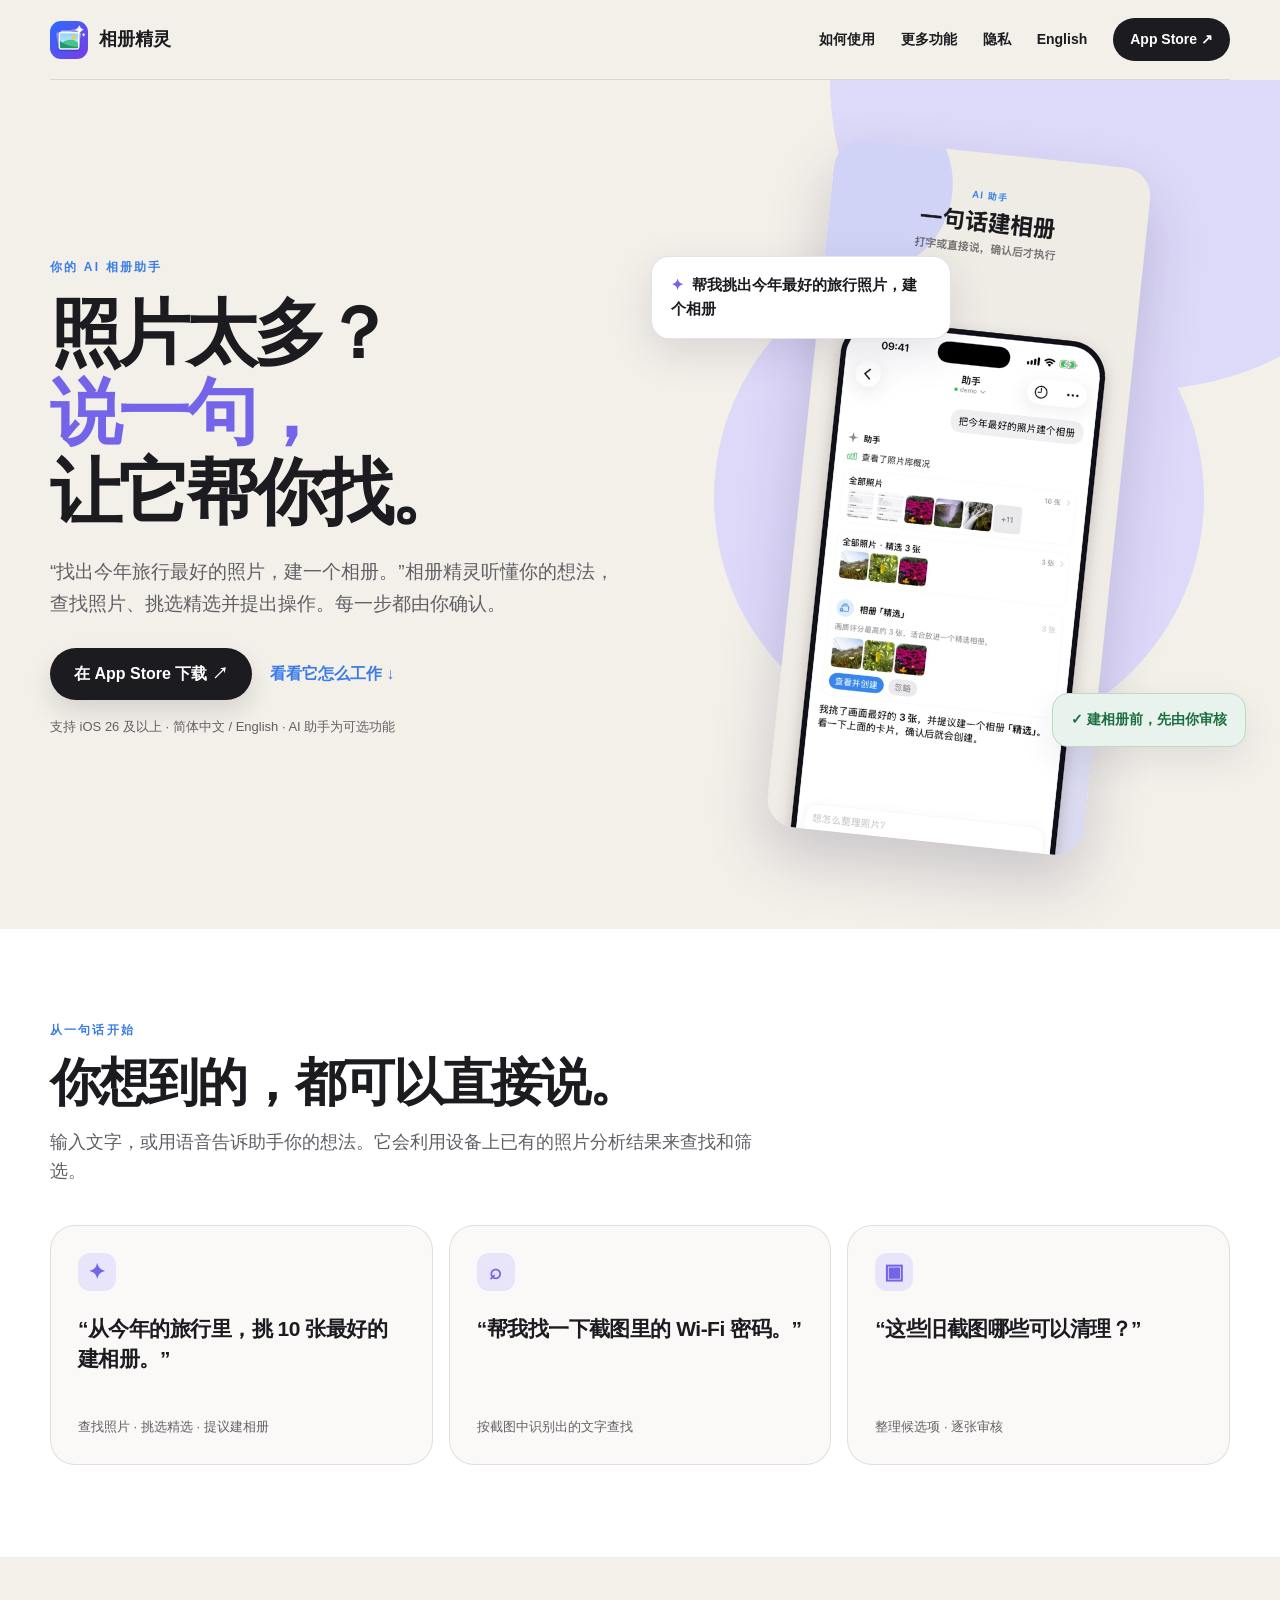
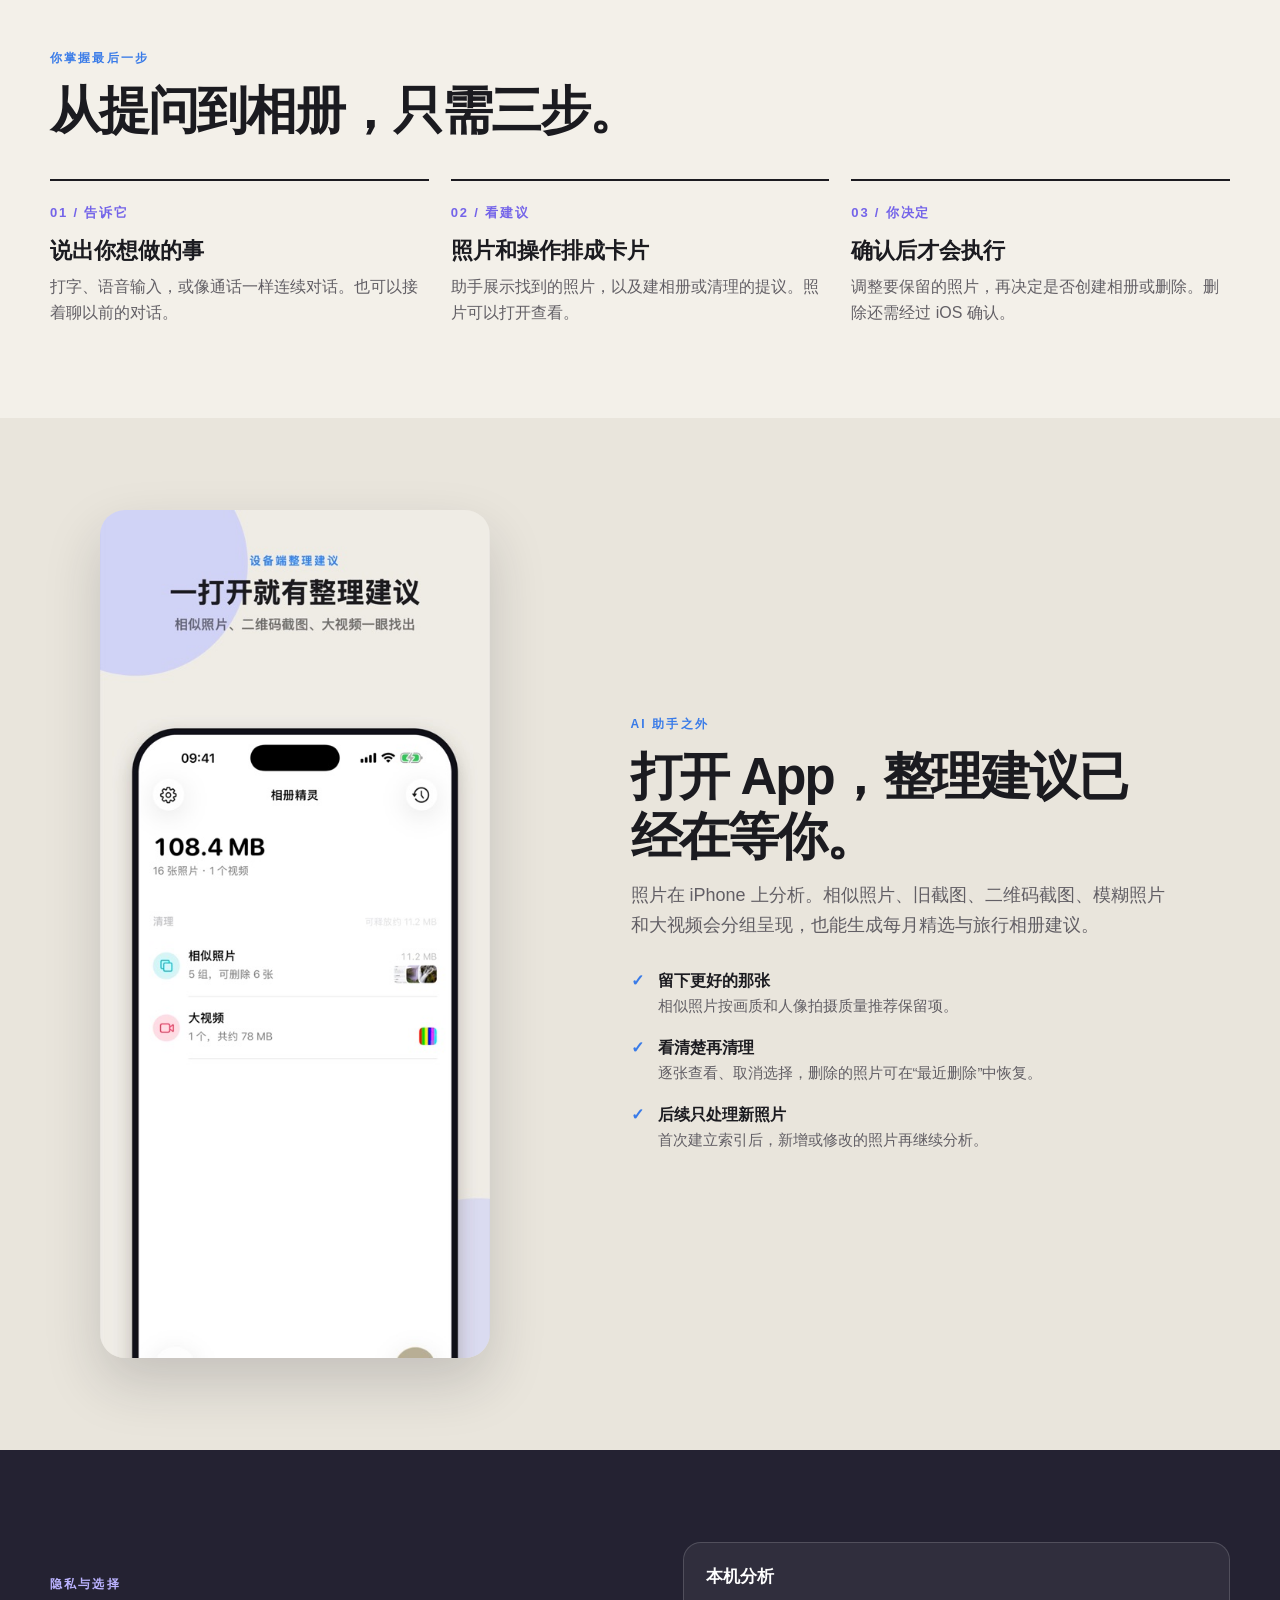
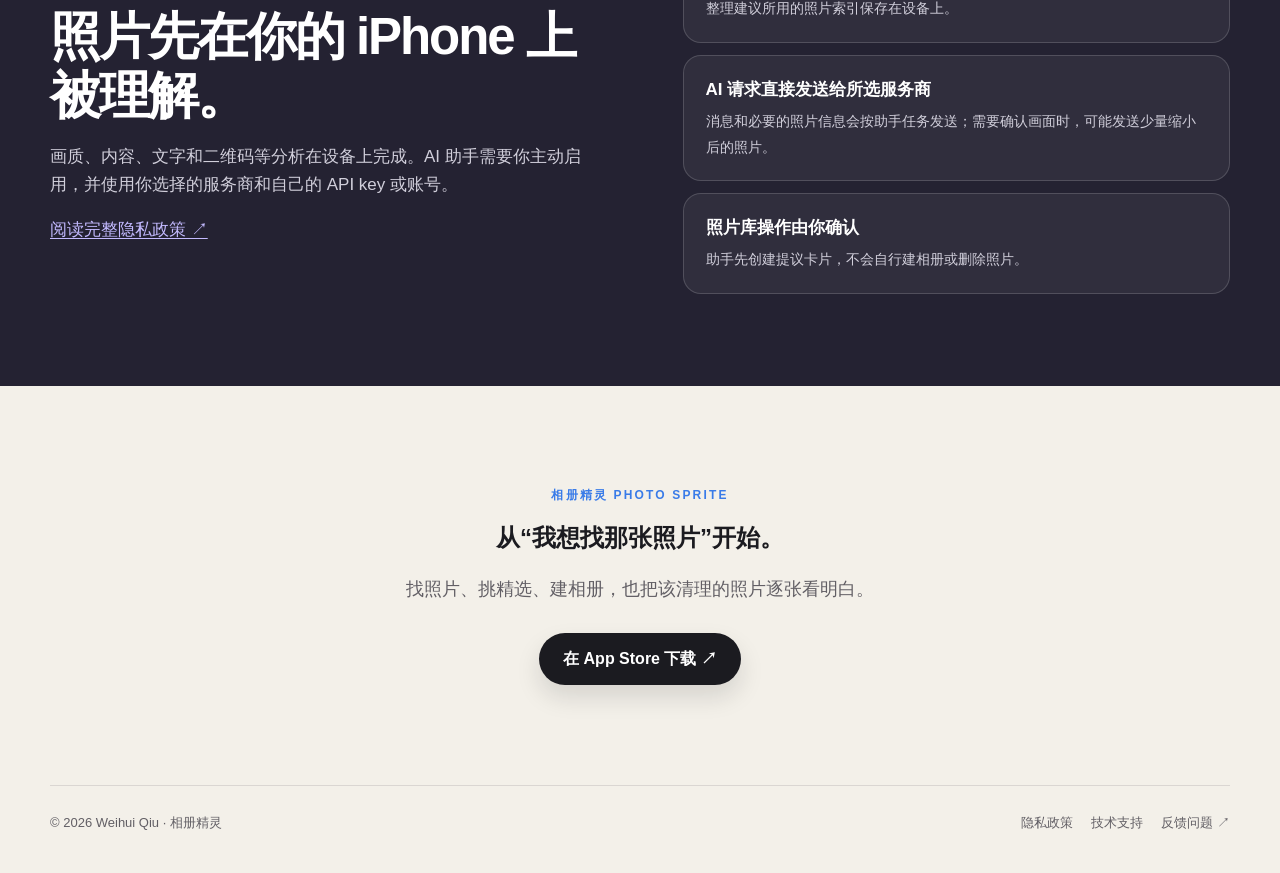
<file: index.html>
<!doctype html>
<html lang="zh-Hans">
<head>
<meta charset="utf-8"><meta name="viewport" content="width=device-width, initial-scale=1">
<title>相册精灵 · 用 AI 一句话整理 iPhone 照片</title>
<meta name="description" content="告诉 AI 助手你想找什么照片、想建什么相册。相册精灵先在 iPhone 上分析照片，再将建议交给你逐张确认。">
<link rel="canonical" href="https://qiwihui.github.io/PhotoSprite/"><link rel="alternate" hreflang="en" href="https://qiwihui.github.io/PhotoSprite/en/"><link rel="alternate" hreflang="zh-Hans" href="https://qiwihui.github.io/PhotoSprite/">
<link rel="icon" href="assets/favicon.png"><link rel="apple-touch-icon" href="assets/icon.png"><link rel="stylesheet" href="assets/site.css">
<meta property="og:type" content="website"><meta property="og:title" content="相册精灵 · 用 AI 一句话整理 iPhone 照片"><meta property="og:description" content="找照片、挑精选、建相册。AI 提议，你来确认。"><meta property="og:image" content="https://qiwihui.github.io/PhotoSprite/assets/zh-Hans-3.jpg">
</head>
<body>
<header class="topbar shell"><a class="brand" href="./"><img src="assets/icon.png" alt="">相册精灵</a><nav class="navlinks" aria-label="主导航"><a href="#how">如何使用</a><a href="#features">更多功能</a><a href="privacy.html">隐私</a><a href="en/" lang="en">English</a><a class="nav-download" href="https://apps.apple.com/us/app/photo-sprite/id6821415986">App Store ↗</a></nav></header>
<main>
<section class="hero"><div class="shell hero-grid"><div class="hero-copy"><div class="eyebrow">你的 AI 相册助手</div><h1>照片太多？<br><em>说一句，</em><br>让它帮你找。</h1><p class="hero-lead">“找出今年旅行最好的照片，建一个相册。”相册精灵听懂你的想法，查找照片、挑选精选并提出操作。每一步都由你确认。</p><div class="actions"><a class="button" href="https://apps.apple.com/us/app/photo-sprite/id6821415986">在 App Store 下载 ↗</a><a class="text-link" href="#how">看看它怎么工作 ↓</a></div><p class="fine">支持 iOS 26 及以上 · 简体中文 / English · AI 助手为可选功能</p></div><div class="hero-art"><div class="halo"></div><div class="prompt">帮我挑出今年最好的旅行照片，建个相册</div><img class="hero-shot" src="assets/zh-Hans-3.jpg" alt="AI 助手提出精选照片相册，等待用户审核" width="1320" height="2868"><div class="confirm">✓ 建相册前，先由你审核</div></div></div></section>
<section class="section examples" aria-labelledby="ideas"><div class="shell"><div class="section-head"><div class="eyebrow">从一句话开始</div><h2 id="ideas">你想到的，都可以直接说。</h2><p>输入文字，或用语音告诉助手你的想法。它会利用设备上已有的照片分析结果来查找和筛选。</p></div><div class="example-grid"><div class="example"><div class="mark">✦</div><blockquote>“从今年的旅行里，挑 10 张最好的建相册。”</blockquote><span>查找照片 · 挑选精选 · 提议建相册</span></div><div class="example"><div class="mark">⌕</div><blockquote>“帮我找一下截图里的 Wi-Fi 密码。”</blockquote><span>按截图中识别出的文字查找</span></div><div class="example"><div class="mark">▣</div><blockquote>“这些旧截图哪些可以清理？”</blockquote><span>整理候选项 · 逐张审核</span></div></div></div></section>
<section id="how" class="section" aria-labelledby="how-title"><div class="shell"><div class="section-head"><div class="eyebrow">你掌握最后一步</div><h2 id="how-title">从提问到相册，只需三步。</h2></div><div class="flow"><div class="flow-step"><span class="num">01 / 告诉它</span><h3>说出你想做的事</h3><p>打字、语音输入，或像通话一样连续对话。也可以接着聊以前的对话。</p></div><div class="flow-step"><span class="num">02 / 看建议</span><h3>照片和操作排成卡片</h3><p>助手展示找到的照片，以及建相册或清理的提议。照片可以打开查看。</p></div><div class="flow-step"><span class="num">03 / 你决定</span><h3>确认后才会执行</h3><p>调整要保留的照片，再决定是否创建相册或删除。删除还需经过 iOS 确认。</p></div></div></div></section>
<section id="features" class="section showcase"><div class="shell showcase-grid"><img class="showcase-image" src="assets/zh-Hans-1.jpg" alt="相册精灵首页显示设备端整理建议" loading="lazy" width="1320" height="2868"><div class="section-copy"><div class="eyebrow">AI 助手之外</div><h2>打开 App，整理建议已经在等你。</h2><p>照片在 iPhone 上分析。相似照片、旧截图、二维码截图、模糊照片和大视频会分组呈现，也能生成每月精选与旅行相册建议。</p><ul class="points"><li><strong>留下更好的那张</strong><small>相似照片按画质和人像拍摄质量推荐保留项。</small></li><li><strong>看清楚再清理</strong><small>逐张查看、取消选择，删除的照片可在“最近删除”中恢复。</small></li><li><strong>后续只处理新照片</strong><small>首次建立索引后，新增或修改的照片再继续分析。</small></li></ul></div></div></section>
<section class="section trust"><div class="shell trust-grid"><div><div class="eyebrow">隐私与选择</div><h2>照片先在你的 iPhone 上被理解。</h2><p>画质、内容、文字和二维码等分析在设备上完成。AI 助手需要你主动启用，并使用你选择的服务商和自己的 API key 或账号。</p><p><a href="privacy.html">阅读完整隐私政策 ↗</a></p></div><div class="trust-list"><div class="trust-item"><strong>本机分析</strong><span>整理建议所用的照片索引保存在设备上。</span></div><div class="trust-item"><strong>AI 请求直接发送给所选服务商</strong><span>消息和必要的照片信息会按助手任务发送；需要确认画面时，可能发送少量缩小后的照片。</span></div><div class="trust-item"><strong>照片库操作由你确认</strong><span>助手先创建提议卡片，不会自行建相册或删除照片。</span></div></div></div></section>
<section class="final shell"><div class="eyebrow">相册精灵 Photo Sprite</div><h2>从“我想找那张照片”开始。</h2><p>找照片、挑精选、建相册，也把该清理的照片逐张看明白。</p><a class="button" href="https://apps.apple.com/us/app/photo-sprite/id6821415986">在 App Store 下载 ↗</a></section>
</main>
<footer class="footer shell"><span>© 2026 Weihui Qiu · 相册精灵</span><div class="footer-links"><a href="privacy.html">隐私政策</a><a href="support.html">技术支持</a><a href="https://github.com/qiwihui/PhotoSprite/issues">反馈问题 ↗</a></div></footer>
</body>
</html>
</file>
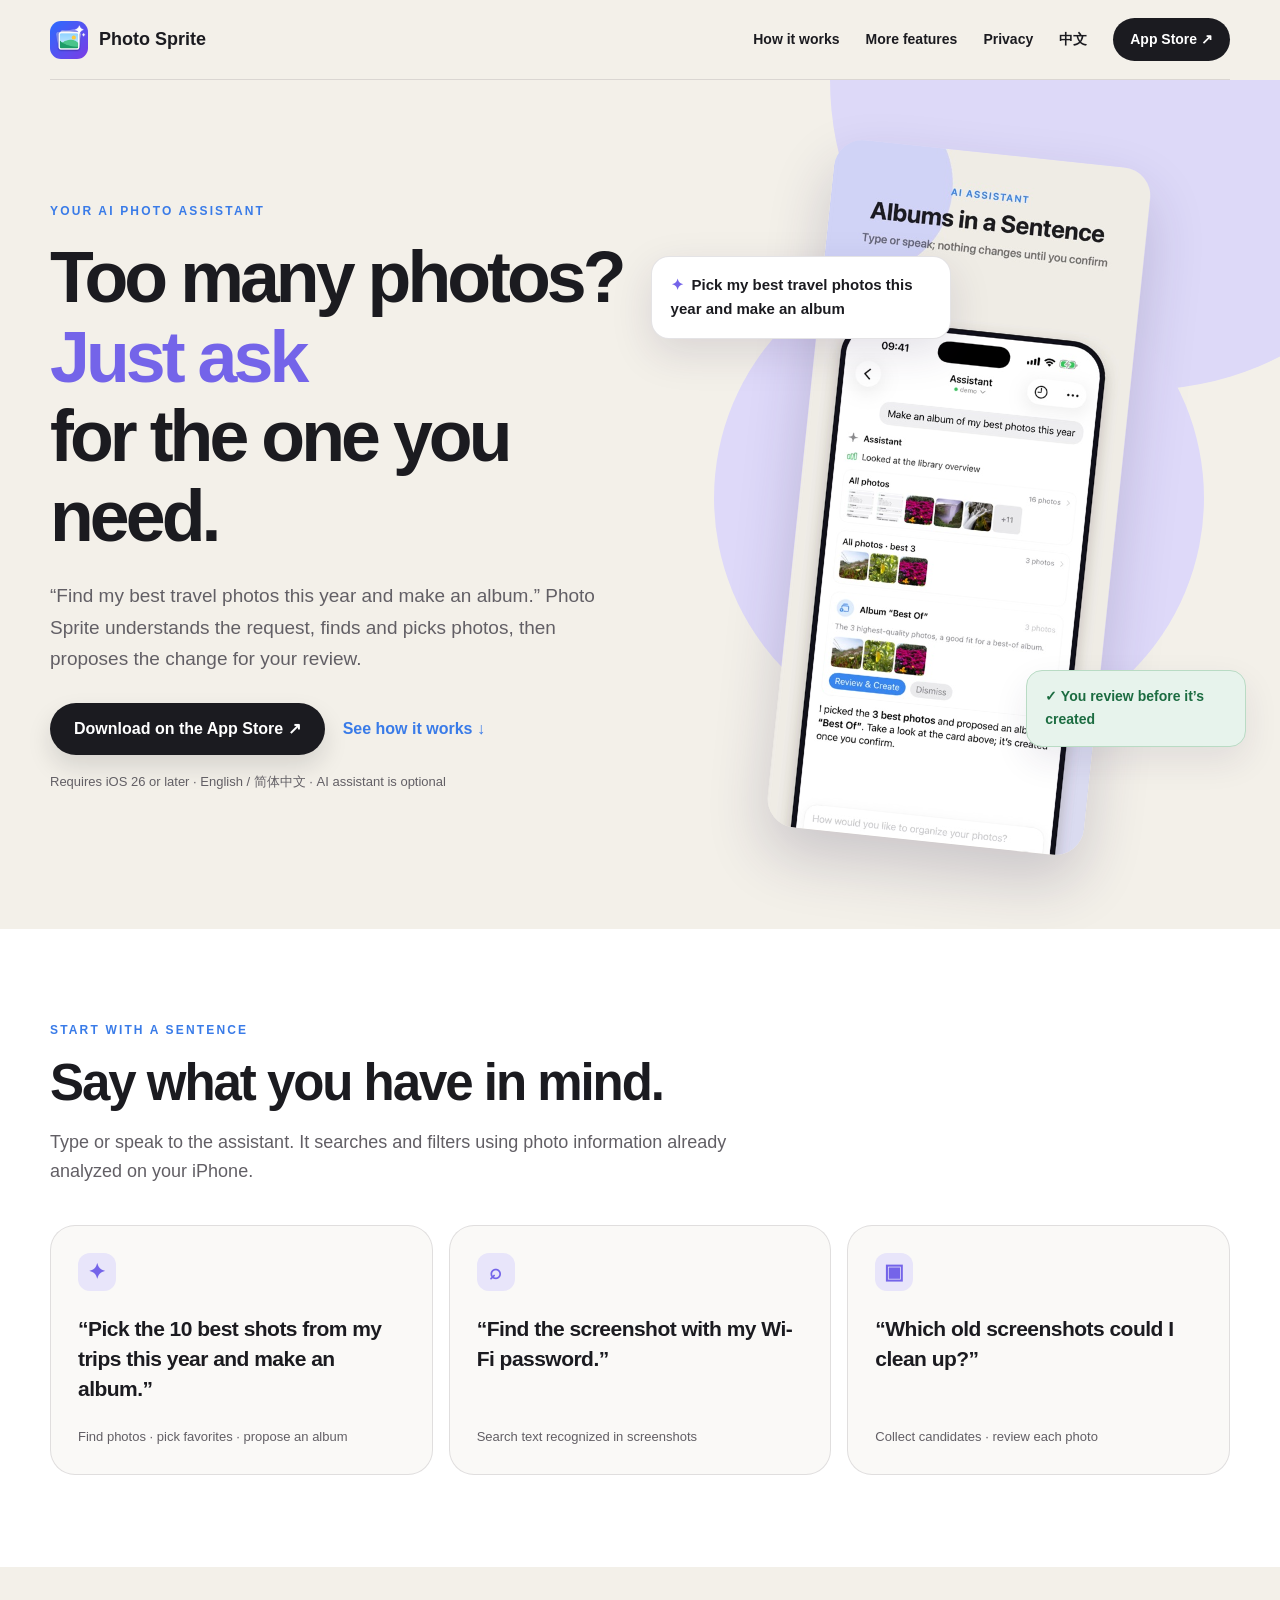
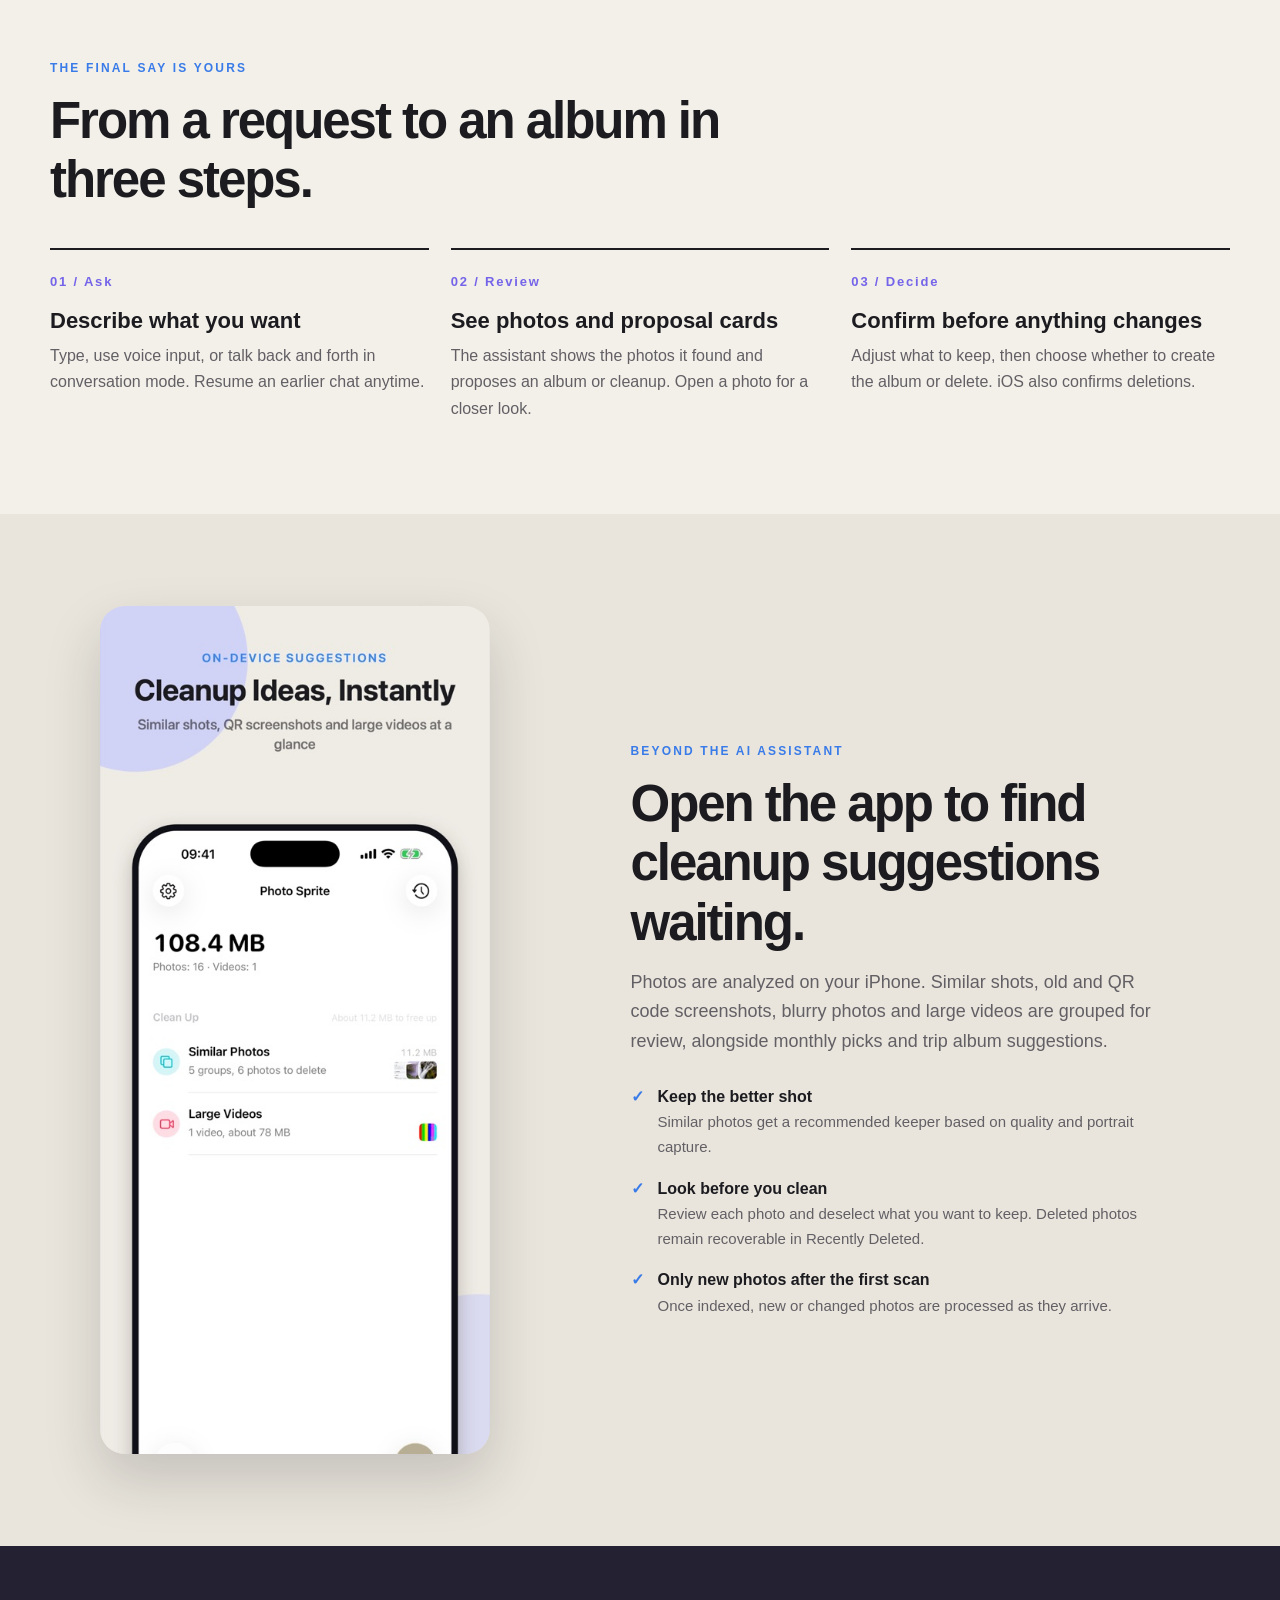
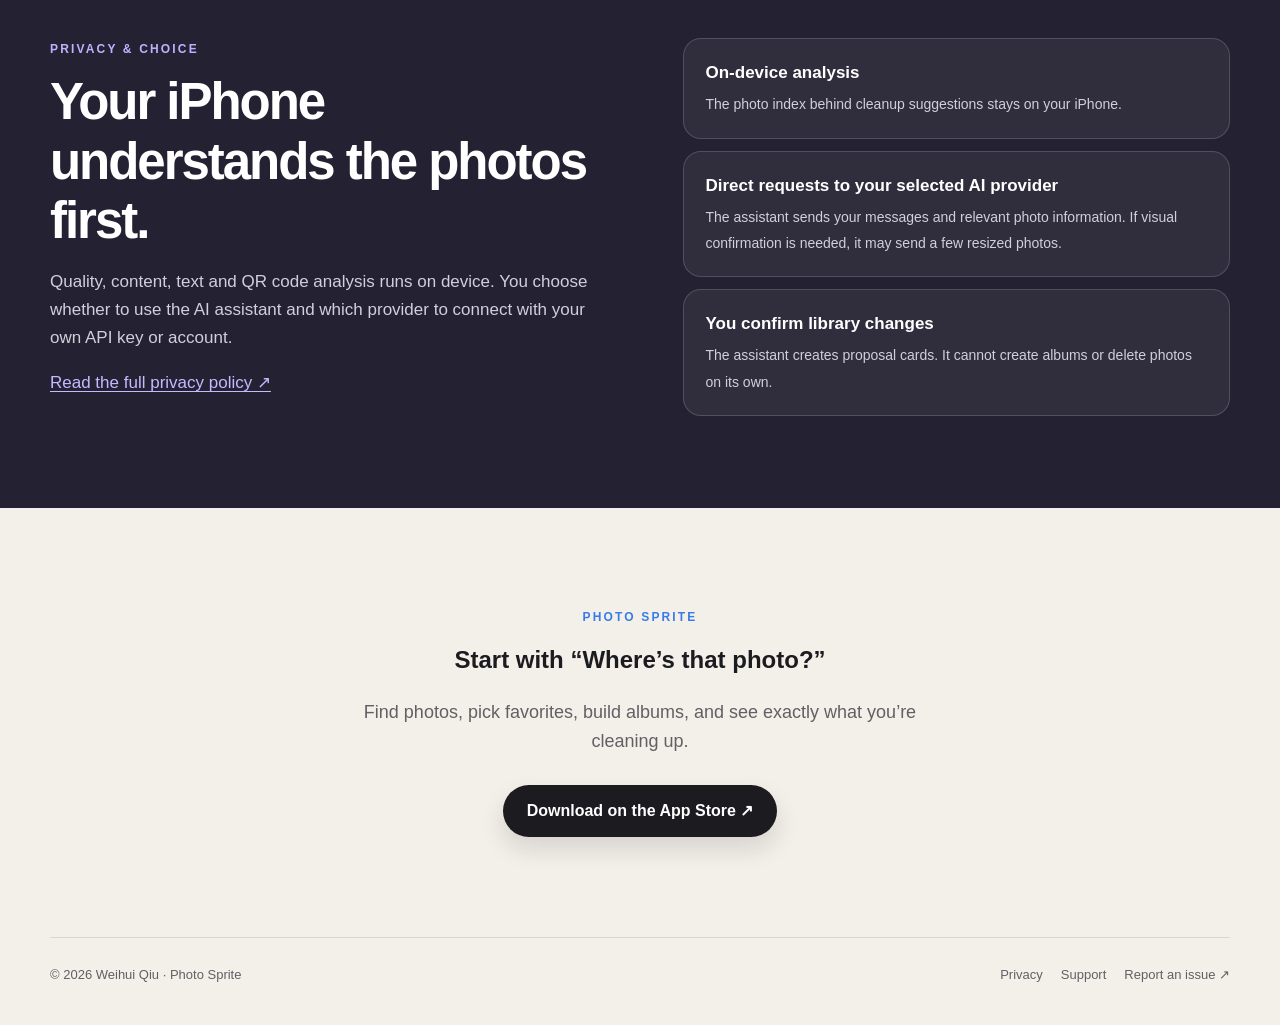
<file: en/index.html>
<!doctype html>
<html lang="en">
<head>
<meta charset="utf-8"><meta name="viewport" content="width=device-width, initial-scale=1">
<title>Photo Sprite · Organize iPhone Photos with AI</title>
<meta name="description" content="Tell the AI assistant which photos to find or what album to make. Photo Sprite analyzes your library on iPhone and lets you review every proposed change.">
<link rel="canonical" href="https://qiwihui.github.io/PhotoSprite/en/"><link rel="alternate" hreflang="en" href="https://qiwihui.github.io/PhotoSprite/en/"><link rel="alternate" hreflang="zh-Hans" href="https://qiwihui.github.io/PhotoSprite/">
<link rel="icon" href="../assets/favicon.png"><link rel="apple-touch-icon" href="../assets/icon.png"><link rel="stylesheet" href="../assets/site.css">
<meta property="og:type" content="website"><meta property="og:title" content="Photo Sprite · Organize iPhone Photos with AI"><meta property="og:description" content="Find photos, pick favorites, build albums. AI suggests; you decide."><meta property="og:image" content="https://qiwihui.github.io/PhotoSprite/assets/en-3.jpg">
</head>
<body>
<header class="topbar shell"><a class="brand" href="./"><img src="../assets/icon.png" alt="">Photo Sprite</a><nav class="navlinks" aria-label="Main navigation"><a href="#how">How it works</a><a href="#features">More features</a><a href="privacy.html">Privacy</a><a href="../" lang="zh-Hans">中文</a><a class="nav-download" href="https://apps.apple.com/us/app/photo-sprite/id6821415986">App Store ↗</a></nav></header>
<main>
<section class="hero"><div class="shell hero-grid"><div class="hero-copy"><div class="eyebrow">Your AI photo assistant</div><h1>Too many photos?<br><em>Just ask</em><br>for the one you need.</h1><p class="hero-lead">“Find my best travel photos this year and make an album.” Photo Sprite understands the request, finds and picks photos, then proposes the change for your review.</p><div class="actions"><a class="button" href="https://apps.apple.com/us/app/photo-sprite/id6821415986">Download on the App Store ↗</a><a class="text-link" href="#how">See how it works ↓</a></div><p class="fine">Requires iOS 26 or later · English / 简体中文 · AI assistant is optional</p></div><div class="hero-art"><div class="halo"></div><div class="prompt">Pick my best travel photos this year and make an album</div><img class="hero-shot" src="../assets/en-3.jpg" alt="AI assistant proposes a photo album for review" width="1320" height="2868"><div class="confirm">✓ You review before it’s created</div></div></div></section>
<section class="section examples" aria-labelledby="ideas"><div class="shell"><div class="section-head"><div class="eyebrow">Start with a sentence</div><h2 id="ideas">Say what you have in mind.</h2><p>Type or speak to the assistant. It searches and filters using photo information already analyzed on your iPhone.</p></div><div class="example-grid"><div class="example"><div class="mark">✦</div><blockquote>“Pick the 10 best shots from my trips this year and make an album.”</blockquote><span>Find photos · pick favorites · propose an album</span></div><div class="example"><div class="mark">⌕</div><blockquote>“Find the screenshot with my Wi-Fi password.”</blockquote><span>Search text recognized in screenshots</span></div><div class="example"><div class="mark">▣</div><blockquote>“Which old screenshots could I clean up?”</blockquote><span>Collect candidates · review each photo</span></div></div></div></section>
<section id="how" class="section" aria-labelledby="how-title"><div class="shell"><div class="section-head"><div class="eyebrow">The final say is yours</div><h2 id="how-title">From a request to an album in three steps.</h2></div><div class="flow"><div class="flow-step"><span class="num">01 / Ask</span><h3>Describe what you want</h3><p>Type, use voice input, or talk back and forth in conversation mode. Resume an earlier chat anytime.</p></div><div class="flow-step"><span class="num">02 / Review</span><h3>See photos and proposal cards</h3><p>The assistant shows the photos it found and proposes an album or cleanup. Open a photo for a closer look.</p></div><div class="flow-step"><span class="num">03 / Decide</span><h3>Confirm before anything changes</h3><p>Adjust what to keep, then choose whether to create the album or delete. iOS also confirms deletions.</p></div></div></div></section>
<section id="features" class="section showcase"><div class="shell showcase-grid"><img class="showcase-image" src="../assets/en-1.jpg" alt="Photo Sprite home screen showing on-device cleanup suggestions" loading="lazy" width="1320" height="2868"><div class="section-copy"><div class="eyebrow">Beyond the AI assistant</div><h2>Open the app to find cleanup suggestions waiting.</h2><p>Photos are analyzed on your iPhone. Similar shots, old and QR code screenshots, blurry photos and large videos are grouped for review, alongside monthly picks and trip album suggestions.</p><ul class="points"><li><strong>Keep the better shot</strong><small>Similar photos get a recommended keeper based on quality and portrait capture.</small></li><li><strong>Look before you clean</strong><small>Review each photo and deselect what you want to keep. Deleted photos remain recoverable in Recently Deleted.</small></li><li><strong>Only new photos after the first scan</strong><small>Once indexed, new or changed photos are processed as they arrive.</small></li></ul></div></div></section>
<section class="section trust"><div class="shell trust-grid"><div><div class="eyebrow">Privacy & choice</div><h2>Your iPhone understands the photos first.</h2><p>Quality, content, text and QR code analysis runs on device. You choose whether to use the AI assistant and which provider to connect with your own API key or account.</p><p><a href="privacy.html">Read the full privacy policy ↗</a></p></div><div class="trust-list"><div class="trust-item"><strong>On-device analysis</strong><span>The photo index behind cleanup suggestions stays on your iPhone.</span></div><div class="trust-item"><strong>Direct requests to your selected AI provider</strong><span>The assistant sends your messages and relevant photo information. If visual confirmation is needed, it may send a few resized photos.</span></div><div class="trust-item"><strong>You confirm library changes</strong><span>The assistant creates proposal cards. It cannot create albums or delete photos on its own.</span></div></div></div></section>
<section class="final shell"><div class="eyebrow">Photo Sprite</div><h2>Start with “Where’s that photo?”</h2><p>Find photos, pick favorites, build albums, and see exactly what you’re cleaning up.</p><a class="button" href="https://apps.apple.com/us/app/photo-sprite/id6821415986">Download on the App Store ↗</a></section>
</main>
<footer class="footer shell"><span>© 2026 Weihui Qiu · Photo Sprite</span><div class="footer-links"><a href="privacy.html">Privacy</a><a href="support.html">Support</a><a href="https://github.com/qiwihui/PhotoSprite/issues">Report an issue ↗</a></div></footer>
</body>
</html>
</file>
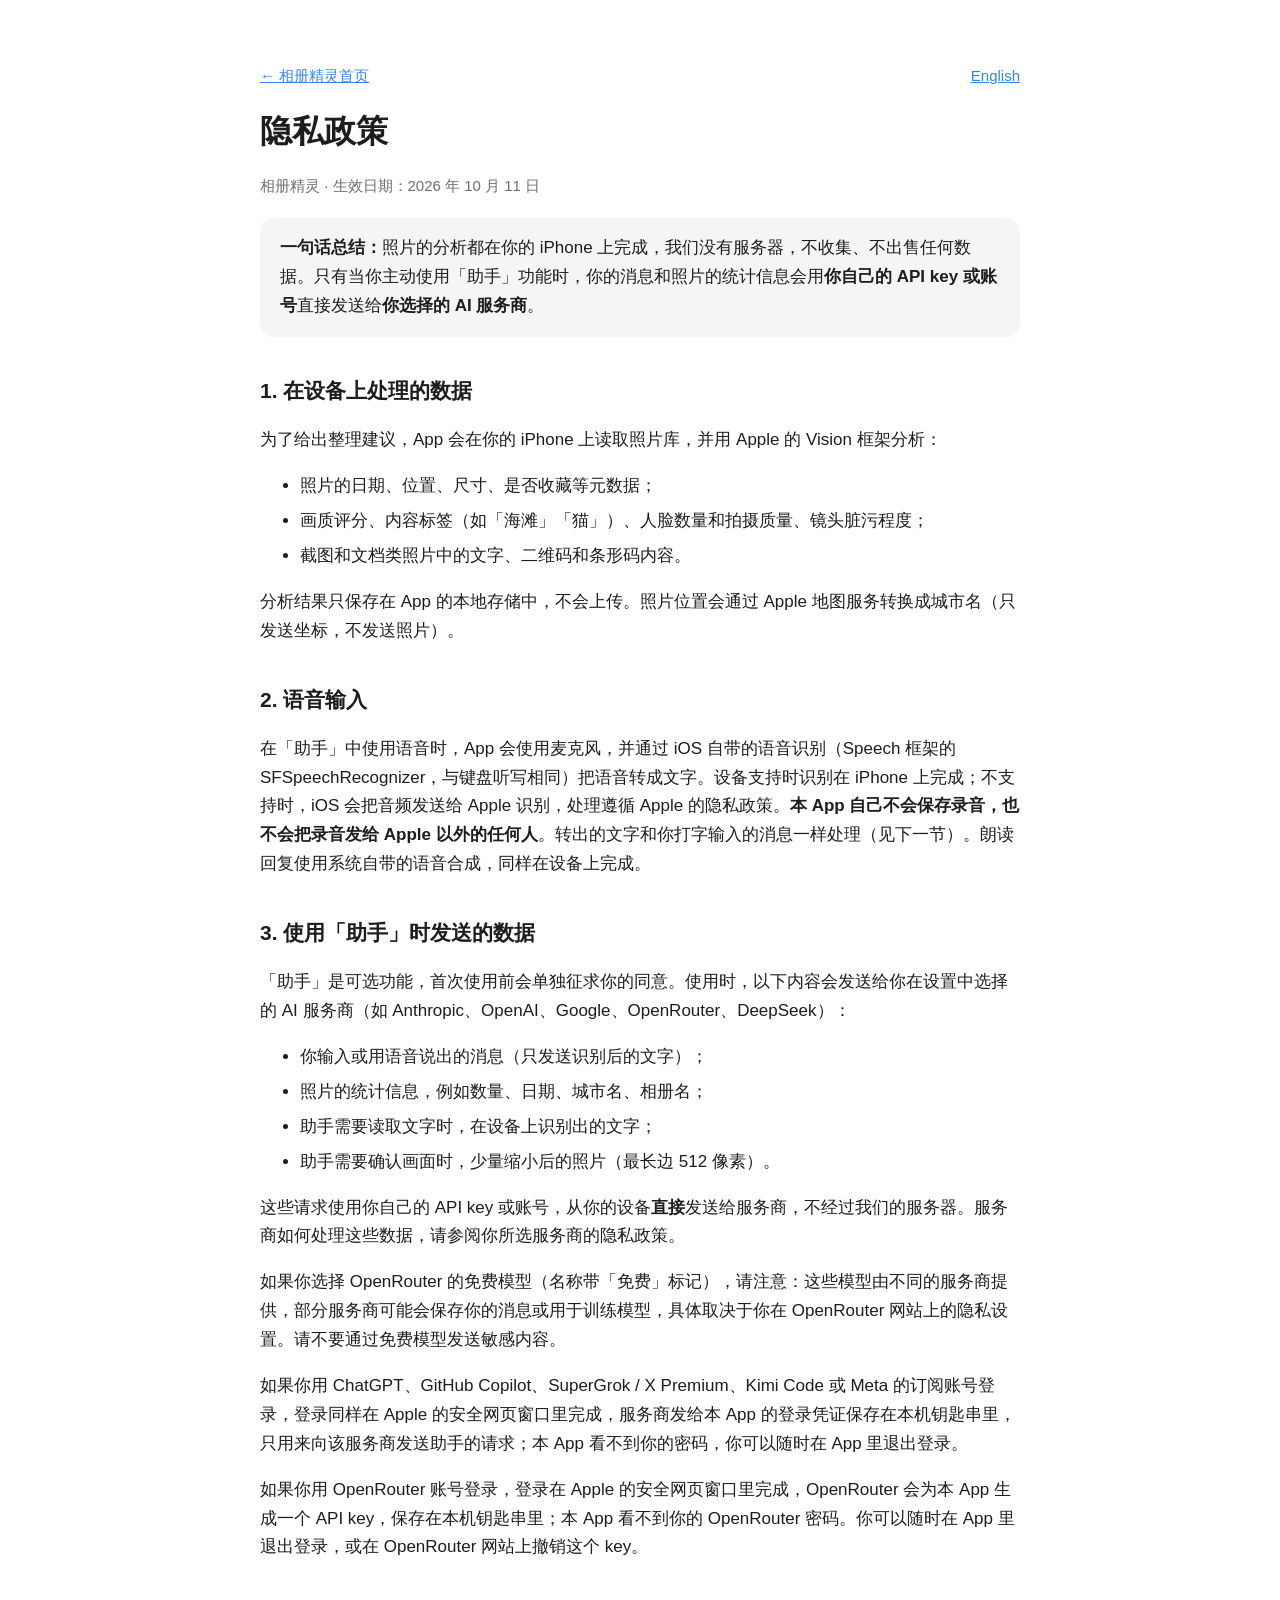
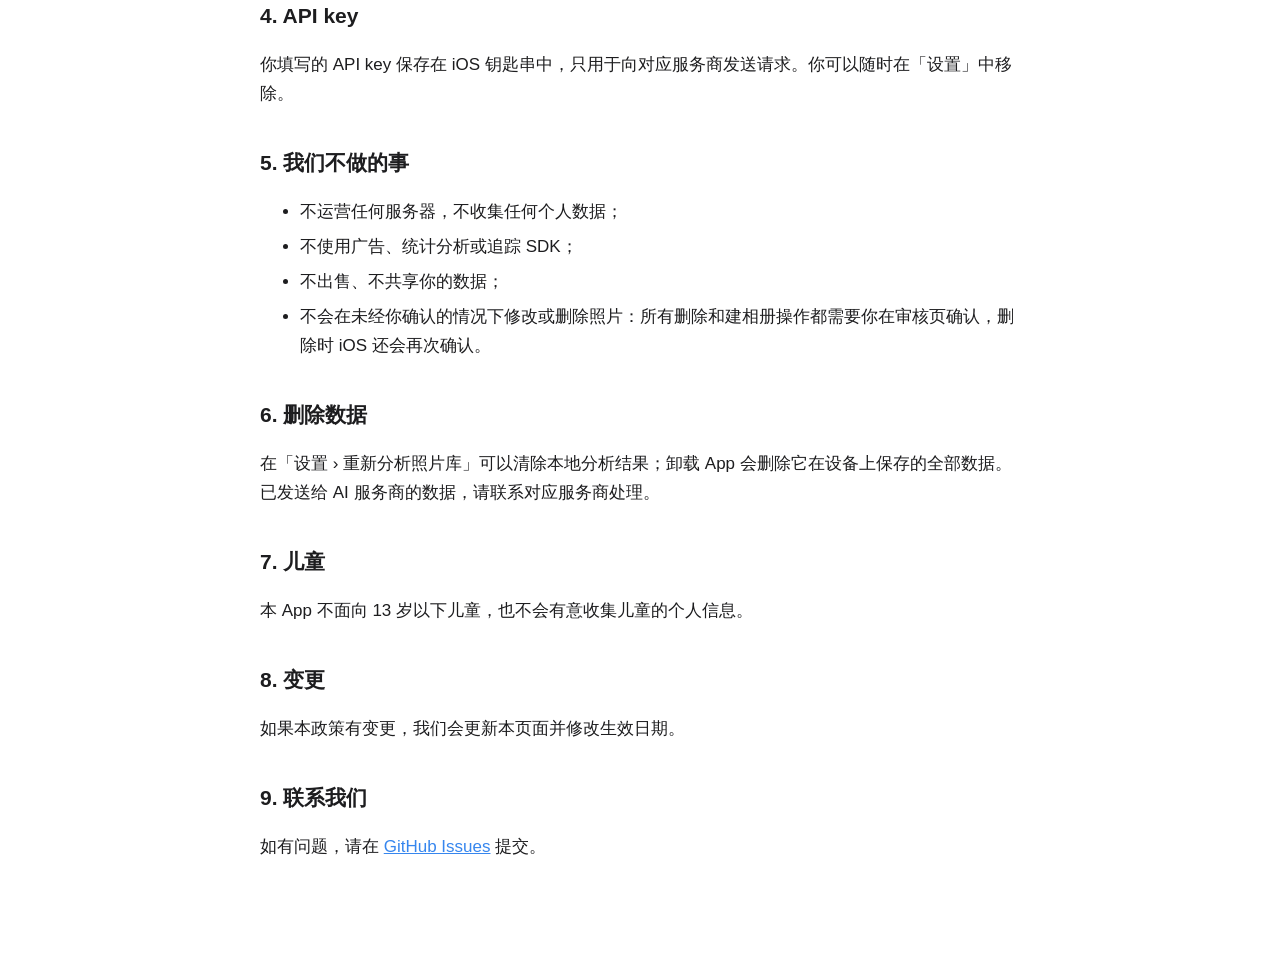
<file: privacy.html>
<!doctype html>
<html lang="zh-Hans">
<head>
<meta charset="utf-8">
<meta name="viewport" content="width=device-width, initial-scale=1">
<title>隐私政策 · 相册精灵</title>
<style>
  :root { --text: #1d1d1f; --muted: #6e6e73; --bg: #ffffff; --accent: #3686ee; --card: #f5f5f7; }
  @media (prefers-color-scheme: dark) { :root { --text: #f5f5f7; --muted: #a1a1a6; --bg: #000000; --accent: #5490e4; --card: #1c1c1e; } }
  body { margin: 0; background: var(--bg); color: var(--text); font: 17px/1.7 -apple-system, "PingFang SC", "Helvetica Neue", sans-serif; }
  main { max-width: 760px; margin: 0 auto; padding: 48px 20px 80px; }
  h1 { font-size: 32px; margin: 0 0 4px; } h2 { font-size: 21px; margin-top: 36px; }
  .muted { color: var(--muted); font-size: 15px; } a { color: var(--accent); }
  .card { background: var(--card); border-radius: 14px; padding: 16px 20px; margin: 20px 0; }
  li { margin: 6px 0; }
</style>
</head>
<body>
<main>
  <p class="muted home-link" style="float:left"><a href="./">← 相册精灵首页</a></p><p class="muted" style="text-align:right"><a href="en/privacy.html">English</a></p>
  <h1>隐私政策</h1>
  <p class="muted">相册精灵 · 生效日期：2026 年 10 月 11 日</p>

  <div class="card">
    <strong>一句话总结：</strong>照片的分析都在你的 iPhone 上完成，我们没有服务器，不收集、不出售任何数据。只有当你主动使用「助手」功能时，你的消息和照片的统计信息会用<strong>你自己的 API key 或账号</strong>直接发送给<strong>你选择的 AI 服务商</strong>。
  </div>

  <h2>1. 在设备上处理的数据</h2>
  <p>为了给出整理建议，App 会在你的 iPhone 上读取照片库，并用 Apple 的 Vision 框架分析：</p>
  <ul>
    <li>照片的日期、位置、尺寸、是否收藏等元数据；</li>
    <li>画质评分、内容标签（如「海滩」「猫」）、人脸数量和拍摄质量、镜头脏污程度；</li>
    <li>截图和文档类照片中的文字、二维码和条形码内容。</li>
  </ul>
  <p>分析结果只保存在 App 的本地存储中，不会上传。照片位置会通过 Apple 地图服务转换成城市名（只发送坐标，不发送照片）。</p>

  <h2>2. 语音输入</h2>
  <p>在「助手」中使用语音时，App 会使用麦克风，并通过 iOS 自带的语音识别（Speech 框架的 SFSpeechRecognizer，与键盘听写相同）把语音转成文字。设备支持时识别在 iPhone 上完成；不支持时，iOS 会把音频发送给 Apple 识别，处理遵循 Apple 的隐私政策。<strong>本 App 自己不会保存录音，也不会把录音发给 Apple 以外的任何人</strong>。转出的文字和你打字输入的消息一样处理（见下一节）。朗读回复使用系统自带的语音合成，同样在设备上完成。</p>

  <h2>3. 使用「助手」时发送的数据</h2>
  <p>「助手」是可选功能，首次使用前会单独征求你的同意。使用时，以下内容会发送给你在设置中选择的 AI 服务商（如 Anthropic、OpenAI、Google、OpenRouter、DeepSeek）：</p>
  <ul>
    <li>你输入或用语音说出的消息（只发送识别后的文字）；</li>
    <li>照片的统计信息，例如数量、日期、城市名、相册名；</li>
    <li>助手需要读取文字时，在设备上识别出的文字；</li>
    <li>助手需要确认画面时，少量缩小后的照片（最长边 512 像素）。</li>
  </ul>
  <p>这些请求使用你自己的 API key 或账号，从你的设备<strong>直接</strong>发送给服务商，不经过我们的服务器。服务商如何处理这些数据，请参阅你所选服务商的隐私政策。</p>
  <p>如果你选择 OpenRouter 的免费模型（名称带「免费」标记），请注意：这些模型由不同的服务商提供，部分服务商可能会保存你的消息或用于训练模型，具体取决于你在 OpenRouter 网站上的隐私设置。请不要通过免费模型发送敏感内容。</p>
  <p>如果你用 ChatGPT、GitHub Copilot、SuperGrok / X Premium、Kimi Code 或 Meta 的订阅账号登录，登录同样在 Apple 的安全网页窗口里完成，服务商发给本 App 的登录凭证保存在本机钥匙串里，只用来向该服务商发送助手的请求；本 App 看不到你的密码，你可以随时在 App 里退出登录。</p>
  <p>如果你用 OpenRouter 账号登录，登录在 Apple 的安全网页窗口里完成，OpenRouter 会为本 App 生成一个 API key，保存在本机钥匙串里；本 App 看不到你的 OpenRouter 密码。你可以随时在 App 里退出登录，或在 OpenRouter 网站上撤销这个 key。</p>

  <h2>4. API key</h2>
  <p>你填写的 API key 保存在 iOS 钥匙串中，只用于向对应服务商发送请求。你可以随时在「设置」中移除。</p>

  <h2>5. 我们不做的事</h2>
  <ul>
    <li>不运营任何服务器，不收集任何个人数据；</li>
    <li>不使用广告、统计分析或追踪 SDK；</li>
    <li>不出售、不共享你的数据；</li>
    <li>不会在未经你确认的情况下修改或删除照片：所有删除和建相册操作都需要你在审核页确认，删除时 iOS 还会再次确认。</li>
  </ul>

  <h2>6. 删除数据</h2>
  <p>在「设置 › 重新分析照片库」可以清除本地分析结果；卸载 App 会删除它在设备上保存的全部数据。已发送给 AI 服务商的数据，请联系对应服务商处理。</p>

  <h2>7. 儿童</h2>
  <p>本 App 不面向 13 岁以下儿童，也不会有意收集儿童的个人信息。</p>

  <h2>8. 变更</h2>
  <p>如果本政策有变更，我们会更新本页面并修改生效日期。</p>

  <h2>9. 联系我们</h2>
  <p>如有问题，请在 <a href="https://github.com/qiwihui/PhotoSprite/issues">GitHub Issues</a> 提交。</p>
</main>
</body>
</html>
</file>
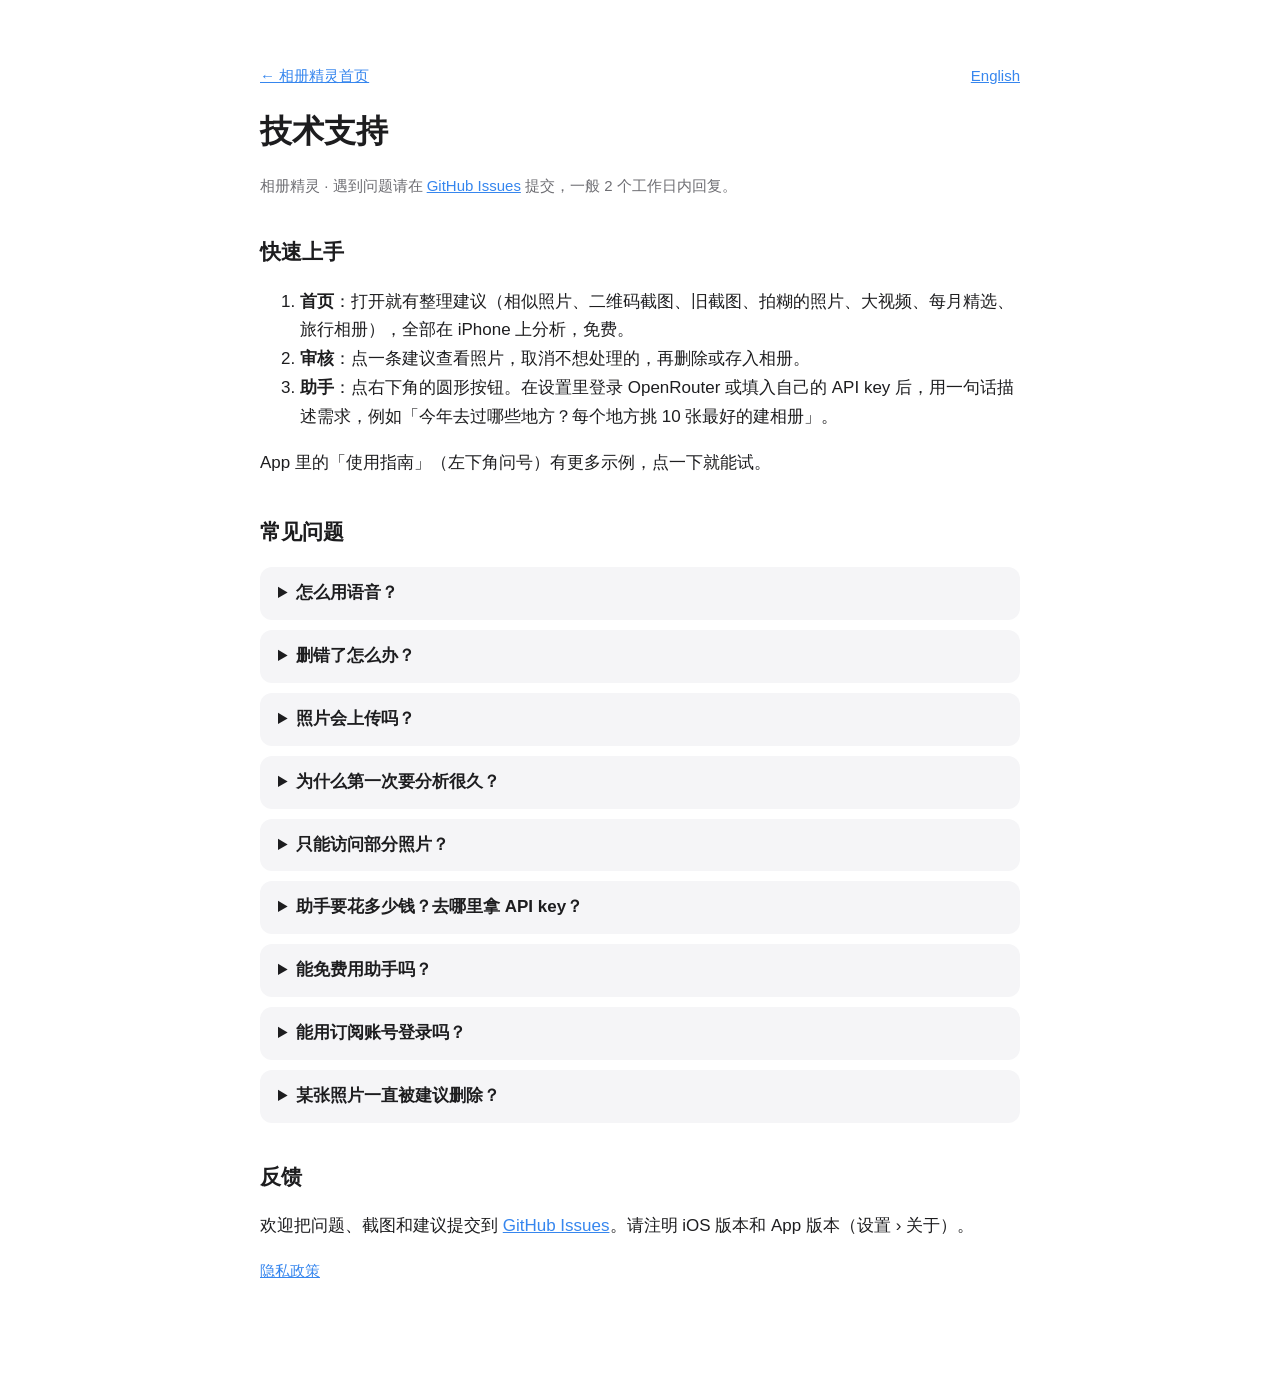
<file: support.html>
<!doctype html>
<html lang="zh-Hans">
<head>
<meta charset="utf-8">
<meta name="viewport" content="width=device-width, initial-scale=1">
<title>技术支持 · 相册精灵</title>
<style>
  :root { --text: #1d1d1f; --muted: #6e6e73; --bg: #ffffff; --accent: #3686ee; --card: #f5f5f7; }
  @media (prefers-color-scheme: dark) { :root { --text: #f5f5f7; --muted: #a1a1a6; --bg: #000000; --accent: #5490e4; --card: #1c1c1e; } }
  body { margin: 0; background: var(--bg); color: var(--text); font: 17px/1.7 -apple-system, "PingFang SC", "Helvetica Neue", sans-serif; }
  main { max-width: 760px; margin: 0 auto; padding: 48px 20px 80px; }
  h1 { font-size: 32px; margin: 0 0 4px; } h2 { font-size: 21px; margin-top: 36px; }
  .muted { color: var(--muted); font-size: 15px; } a { color: var(--accent); }
  details { background: var(--card); border-radius: 12px; padding: 12px 18px; margin: 10px 0; }
  summary { font-weight: 600; cursor: pointer; }
</style>
</head>
<body>
<main>
  <p class="muted home-link" style="float:left"><a href="./">← 相册精灵首页</a></p><p class="muted" style="text-align:right"><a href="en/support.html">English</a></p>
  <h1>技术支持</h1>
  <p class="muted">相册精灵 · 遇到问题请在 <a href="https://github.com/qiwihui/PhotoSprite/issues">GitHub Issues</a> 提交，一般 2 个工作日内回复。</p>

  <h2>快速上手</h2>
  <ol>
    <li><strong>首页</strong>：打开就有整理建议（相似照片、二维码截图、旧截图、拍糊的照片、大视频、每月精选、旅行相册），全部在 iPhone 上分析，免费。</li>
    <li><strong>审核</strong>：点一条建议查看照片，取消不想处理的，再删除或存入相册。</li>
    <li><strong>助手</strong>：点右下角的圆形按钮。在设置里登录 OpenRouter 或填入自己的 API key 后，用一句话描述需求，例如「今年去过哪些地方？每个地方挑 10 张最好的建相册」。</li>
  </ol>
  <p>App 里的「使用指南」（左下角问号）有更多示例，点一下就能试。</p>

  <h2>常见问题</h2>
  <details><summary>怎么用语音？</summary><p>在「助手」里点麦克风说话，停顿 2 秒自动发送，回复会读给你听。使用 iOS 自带的语音识别（和键盘听写相同），不需要下载模型：iPhone 支持时在设备上识别，否则由 Apple 的服务器识别。本 App 不会保存或上传录音。第一次使用会请求麦克风和语音识别权限。可以在「设置 › 语音」里调整；打开「连续对话」后，回复读完会自动接着听，8 秒没说话就结束。</p></details>
  <details><summary>删错了怎么办？</summary><p>删除的照片在「照片」App 的「相簿 › 最近删除」里保留 30 天，可以恢复。</p></details>
  <details><summary>照片会上传吗？</summary><p>不会。分析都在 iPhone 上完成。只有使用助手时，消息和照片统计信息会发给你选择的 AI 服务商，详见<a href="privacy.html">隐私政策</a>。</p></details>
  <details><summary>为什么第一次要分析很久？</summary><p>需要逐张分析画质、人脸、内容和文字。几千张照片可能要十几分钟，分析期间可以正常使用；接上电源时 App 会在后台继续。</p></details>
  <details><summary>只能访问部分照片？</summary><p>如果授权时选了「限制访问」，建议只覆盖你允许的照片。可以在首页顶部点「选择更多照片」，或在「设置 › 隐私与安全性 › 照片」里改为完全访问。</p></details>
  <details><summary>助手要花多少钱？去哪里拿 API key？</summary><p>费用由 AI 服务商按用量直接收取，默认使用便宜的小模型，一次整理通常只要几分钱。API key 可以在 platform.claude.com（Anthropic）、platform.openai.com/api-keys（OpenAI）、aistudio.google.com/apikey（Google）、openrouter.ai/keys、platform.deepseek.com/api_keys 创建。</p></details>
  <details><summary>能免费用助手吗？</summary><p>可以用 OpenRouter 的官方免费模型：在设置里选 OpenRouter，点「使用 OpenRouter 账号登录」（注册免费；也可以粘贴自己创建的 key），再点「改用免费模型」。限制为每分钟 20 次、每天 50 次（累计充值满 $10 后每天 1000 次）；部分免费模型的服务商可能保存或用你的消息训练模型，取决于你在 OpenRouter 的隐私设置。</p></details>
  <details><summary>能用订阅账号登录吗？</summary><p>可以用 ChatGPT、GitHub Copilot、SuperGrok / X Premium、Kimi Code、Meta 的账号直接登录，请求计入你的订阅额度；也可以用 OpenRouter 账号登录。Claude Pro/Max 不支持：Anthropic 只允许在 Claude 自己的 App 和 Claude Code 里使用订阅登录，想用 Claude 请填 Anthropic API key，或通过 OpenRouter 使用。</p></details>
  <details><summary>某张照片一直被建议删除？</summary><p>在审核页取消选择后再执行，以后同类建议就不会再推荐它。</p></details>

  <h2>反馈</h2>
  <p>欢迎把问题、截图和建议提交到 <a href="https://github.com/qiwihui/PhotoSprite/issues">GitHub Issues</a>。请注明 iOS 版本和 App 版本（设置 › 关于）。</p>
  <p class="muted"><a href="privacy.html">隐私政策</a></p>
</main>
</body>
</html>
</file>
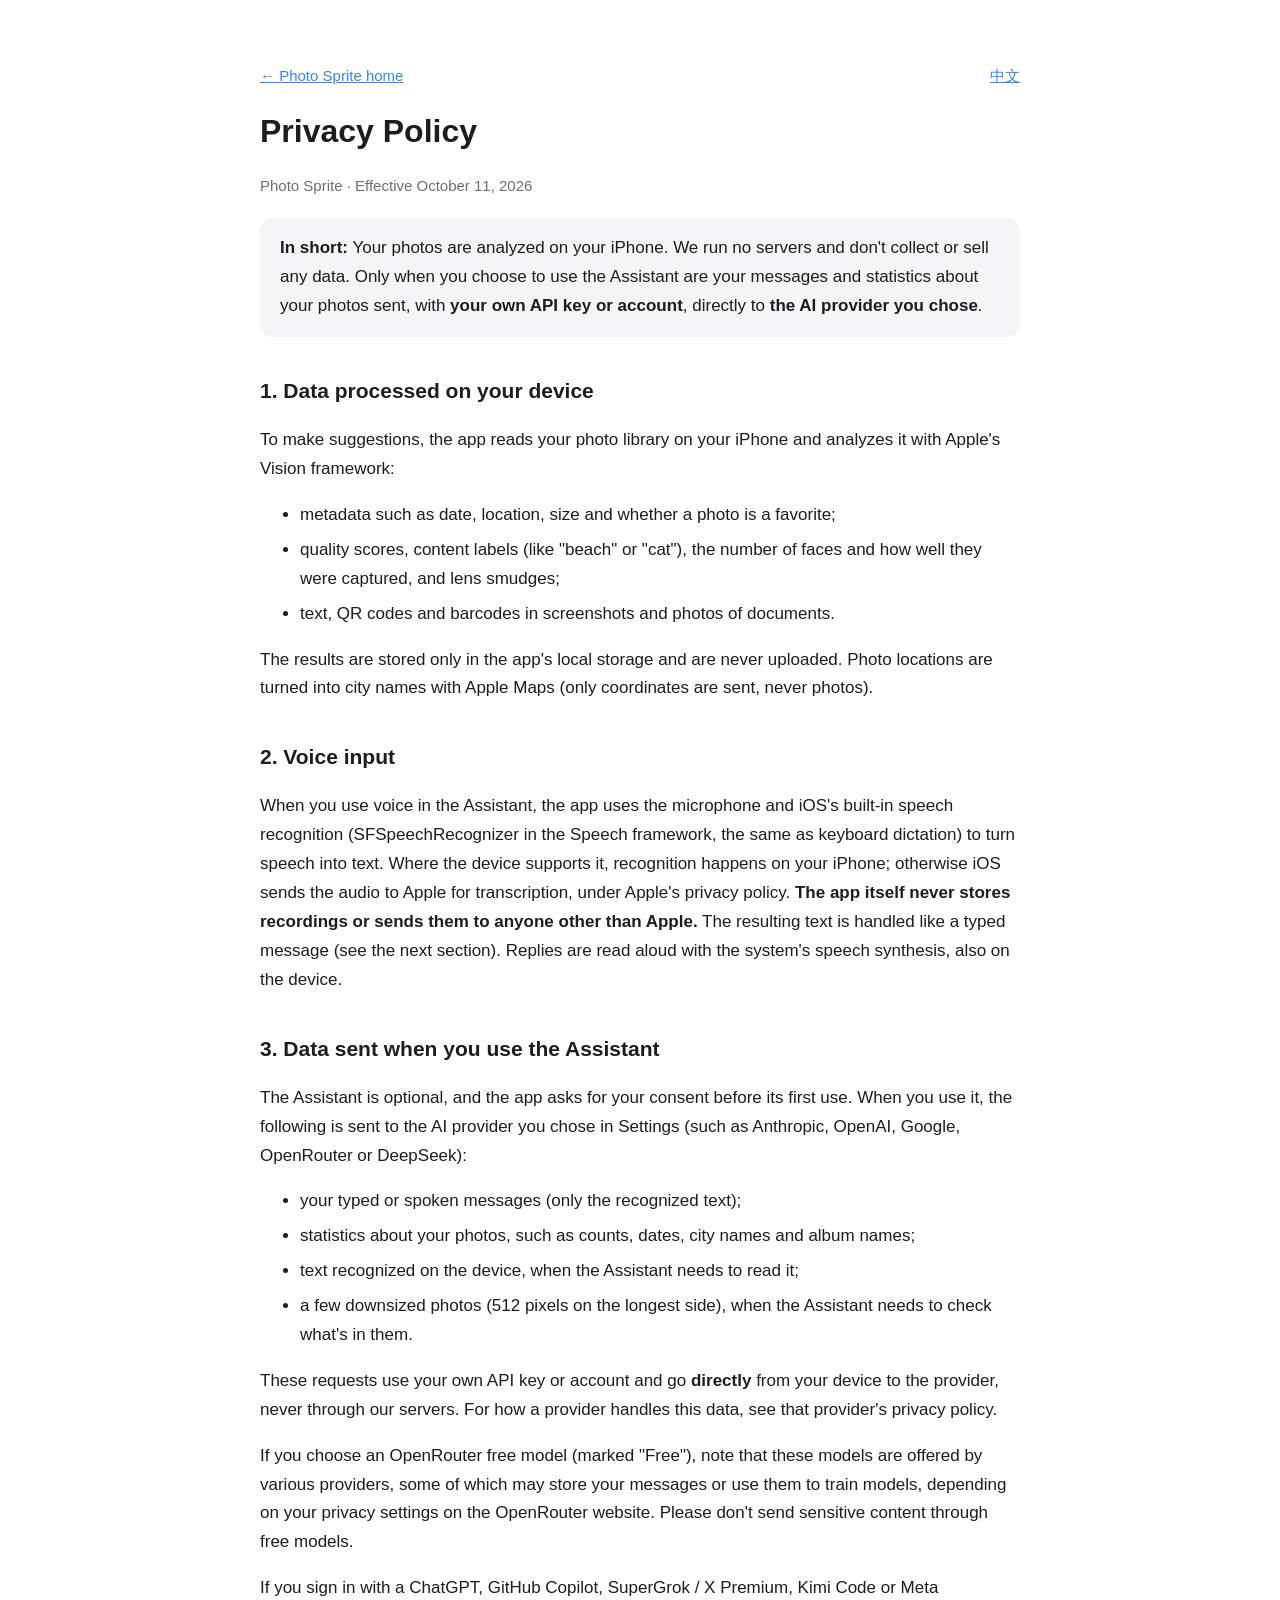
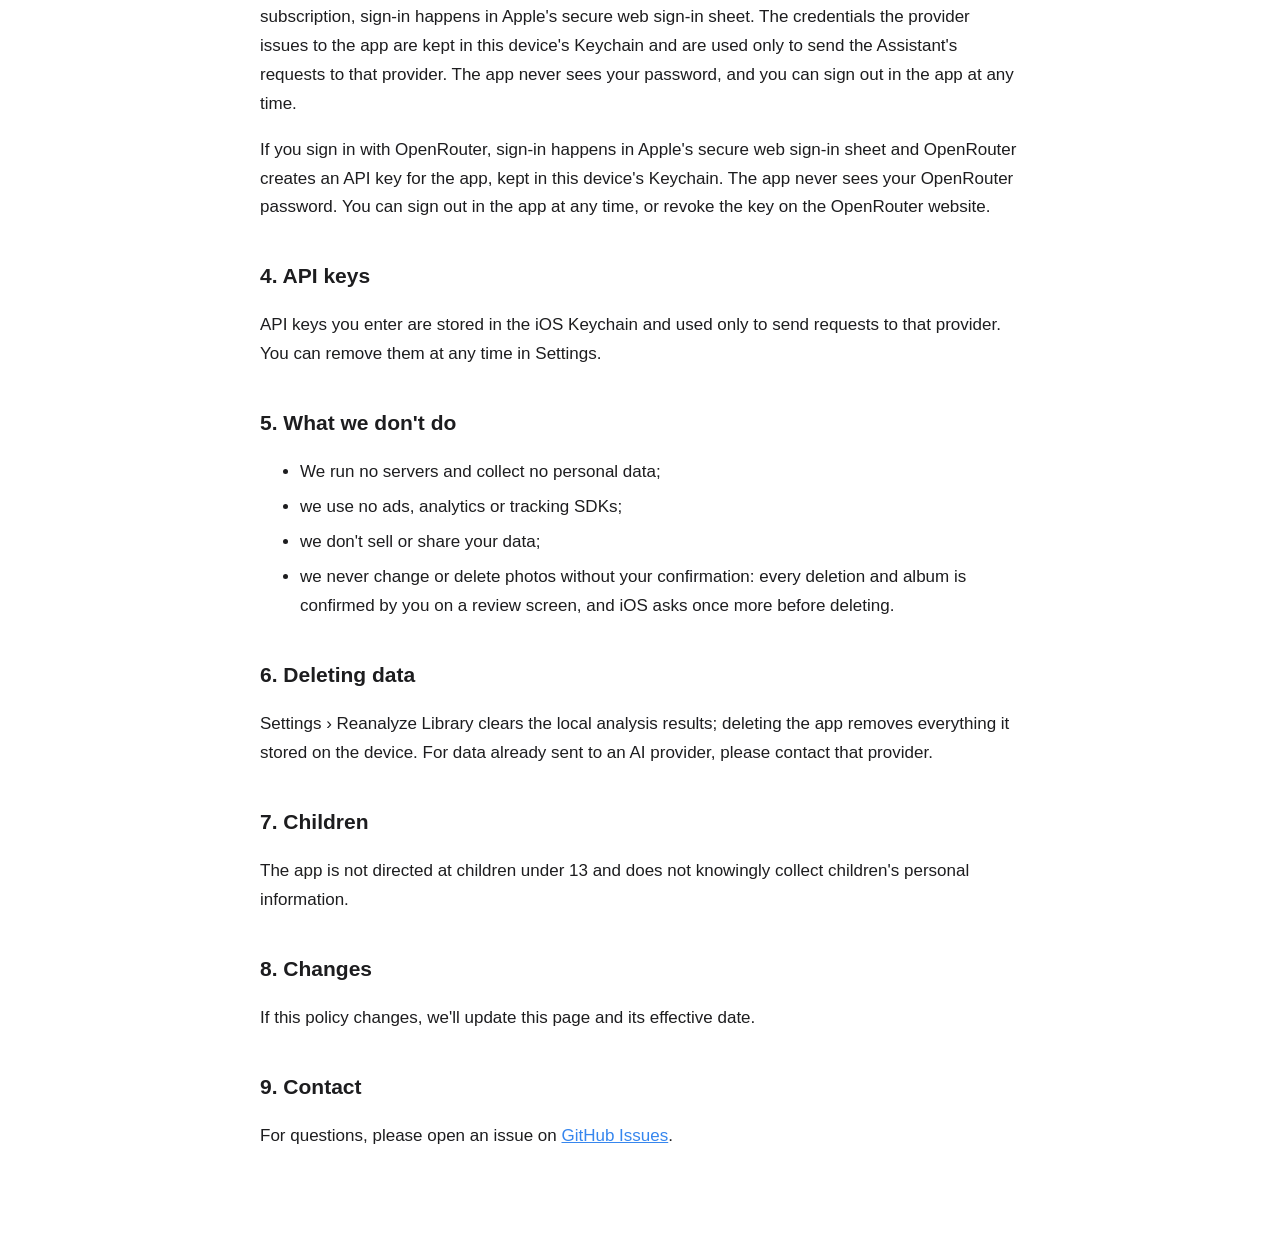
<file: en/privacy.html>
<!doctype html>
<html lang="en">
<head>
<meta charset="utf-8">
<meta name="viewport" content="width=device-width, initial-scale=1">
<title>Privacy Policy · Photo Sprite</title>
<style>
  :root { --text: #1d1d1f; --muted: #6e6e73; --bg: #ffffff; --accent: #3686ee; --card: #f5f5f7; }
  @media (prefers-color-scheme: dark) { :root { --text: #f5f5f7; --muted: #a1a1a6; --bg: #000000; --accent: #5490e4; --card: #1c1c1e; } }
  body { margin: 0; background: var(--bg); color: var(--text); font: 17px/1.7 -apple-system, "PingFang SC", "Helvetica Neue", sans-serif; }
  main { max-width: 760px; margin: 0 auto; padding: 48px 20px 80px; }
  h1 { font-size: 32px; margin: 0 0 4px; } h2 { font-size: 21px; margin-top: 36px; }
  .muted { color: var(--muted); font-size: 15px; } a { color: var(--accent); }
  .card { background: var(--card); border-radius: 14px; padding: 16px 20px; margin: 20px 0; }
  li { margin: 6px 0; }
</style>
</head>
<body>
<main>
  <p class="muted home-link" style="float:left"><a href="./">← Photo Sprite home</a></p><p class="muted" style="text-align:right"><a href="../privacy.html">中文</a></p>
  <h1>Privacy Policy</h1>
  <p class="muted">Photo Sprite · Effective October 11, 2026</p>

  <div class="card">
    <strong>In short:</strong> Your photos are analyzed on your iPhone. We run no servers and don't collect or sell any data. Only when you choose to use the Assistant are your messages and statistics about your photos sent, with <strong>your own API key or account</strong>, directly to <strong>the AI provider you chose</strong>.
  </div>

  <h2>1. Data processed on your device</h2>
  <p>To make suggestions, the app reads your photo library on your iPhone and analyzes it with Apple's Vision framework:</p>
  <ul>
    <li>metadata such as date, location, size and whether a photo is a favorite;</li>
    <li>quality scores, content labels (like "beach" or "cat"), the number of faces and how well they were captured, and lens smudges;</li>
    <li>text, QR codes and barcodes in screenshots and photos of documents.</li>
  </ul>
  <p>The results are stored only in the app's local storage and are never uploaded. Photo locations are turned into city names with Apple Maps (only coordinates are sent, never photos).</p>

  <h2>2. Voice input</h2>
  <p>When you use voice in the Assistant, the app uses the microphone and iOS's built-in speech recognition (SFSpeechRecognizer in the Speech framework, the same as keyboard dictation) to turn speech into text. Where the device supports it, recognition happens on your iPhone; otherwise iOS sends the audio to Apple for transcription, under Apple's privacy policy. <strong>The app itself never stores recordings or sends them to anyone other than Apple.</strong> The resulting text is handled like a typed message (see the next section). Replies are read aloud with the system's speech synthesis, also on the device.</p>

  <h2>3. Data sent when you use the Assistant</h2>
  <p>The Assistant is optional, and the app asks for your consent before its first use. When you use it, the following is sent to the AI provider you chose in Settings (such as Anthropic, OpenAI, Google, OpenRouter or DeepSeek):</p>
  <ul>
    <li>your typed or spoken messages (only the recognized text);</li>
    <li>statistics about your photos, such as counts, dates, city names and album names;</li>
    <li>text recognized on the device, when the Assistant needs to read it;</li>
    <li>a few downsized photos (512 pixels on the longest side), when the Assistant needs to check what's in them.</li>
  </ul>
  <p>These requests use your own API key or account and go <strong>directly</strong> from your device to the provider, never through our servers. For how a provider handles this data, see that provider's privacy policy.</p>
  <p>If you choose an OpenRouter free model (marked "Free"), note that these models are offered by various providers, some of which may store your messages or use them to train models, depending on your privacy settings on the OpenRouter website. Please don't send sensitive content through free models.</p>
  <p>If you sign in with a ChatGPT, GitHub Copilot, SuperGrok / X Premium, Kimi Code or Meta subscription, sign-in happens in Apple's secure web sign-in sheet. The credentials the provider issues to the app are kept in this device's Keychain and are used only to send the Assistant's requests to that provider. The app never sees your password, and you can sign out in the app at any time.</p>
  <p>If you sign in with OpenRouter, sign-in happens in Apple's secure web sign-in sheet and OpenRouter creates an API key for the app, kept in this device's Keychain. The app never sees your OpenRouter password. You can sign out in the app at any time, or revoke the key on the OpenRouter website.</p>

  <h2>4. API keys</h2>
  <p>API keys you enter are stored in the iOS Keychain and used only to send requests to that provider. You can remove them at any time in Settings.</p>

  <h2>5. What we don't do</h2>
  <ul>
    <li>We run no servers and collect no personal data;</li>
    <li>we use no ads, analytics or tracking SDKs;</li>
    <li>we don't sell or share your data;</li>
    <li>we never change or delete photos without your confirmation: every deletion and album is confirmed by you on a review screen, and iOS asks once more before deleting.</li>
  </ul>

  <h2>6. Deleting data</h2>
  <p>Settings › Reanalyze Library clears the local analysis results; deleting the app removes everything it stored on the device. For data already sent to an AI provider, please contact that provider.</p>

  <h2>7. Children</h2>
  <p>The app is not directed at children under 13 and does not knowingly collect children's personal information.</p>

  <h2>8. Changes</h2>
  <p>If this policy changes, we'll update this page and its effective date.</p>

  <h2>9. Contact</h2>
  <p>For questions, please open an issue on <a href="https://github.com/qiwihui/PhotoSprite/issues">GitHub Issues</a>.</p>
</main>
</body>
</html>
</file>
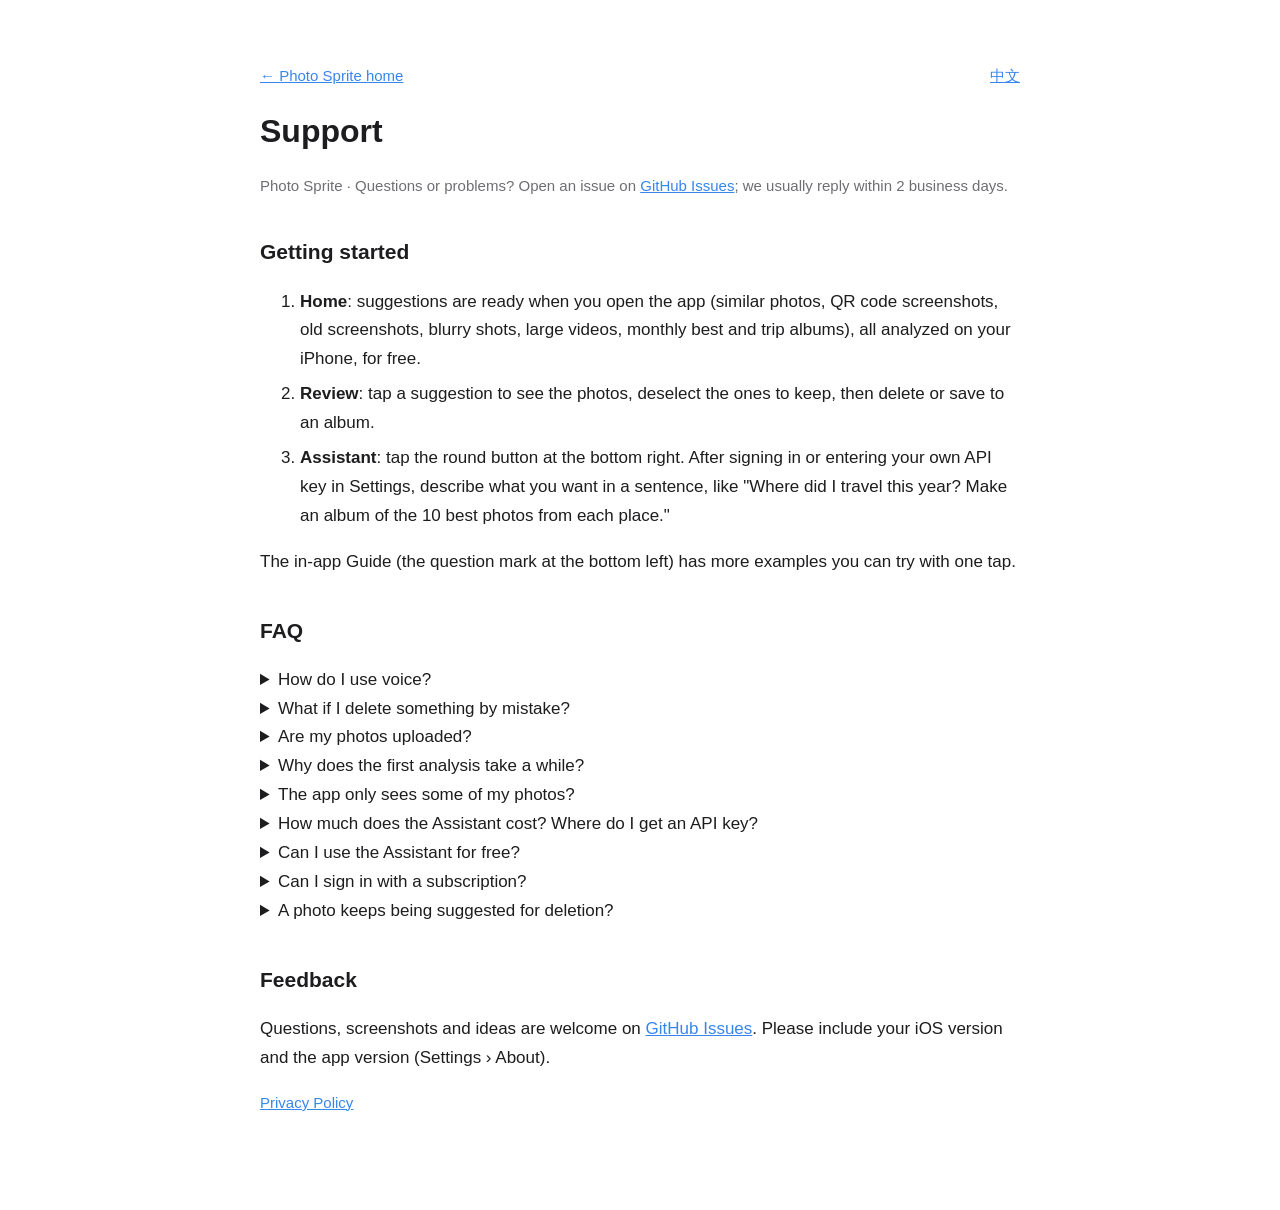
<file: en/support.html>
<!doctype html>
<html lang="en">
<head>
<meta charset="utf-8">
<meta name="viewport" content="width=device-width, initial-scale=1">
<title>Support · Photo Sprite</title>
<style>
  :root { --text: #1d1d1f; --muted: #6e6e73; --bg: #ffffff; --accent: #3686ee; --card: #f5f5f7; }
  @media (prefers-color-scheme: dark) { :root { --text: #f5f5f7; --muted: #a1a1a6; --bg: #000000; --accent: #5490e4; --card: #1c1c1e; } }
  body { margin: 0; background: var(--bg); color: var(--text); font: 17px/1.7 -apple-system, "PingFang SC", "Helvetica Neue", sans-serif; }
  main { max-width: 760px; margin: 0 auto; padding: 48px 20px 80px; }
  h1 { font-size: 32px; margin: 0 0 4px; } h2 { font-size: 21px; margin-top: 36px; }
  .muted { color: var(--muted); font-size: 15px; } a { color: var(--accent); }
  .card { background: var(--card); border-radius: 14px; padding: 16px 20px; margin: 20px 0; }
  li { margin: 6px 0; }
</style>
</head>
<body>
<main>
  <p class="muted home-link" style="float:left"><a href="./">← Photo Sprite home</a></p><p class="muted" style="text-align:right"><a href="../support.html">中文</a></p>
  <h1>Support</h1>
  <p class="muted">Photo Sprite · Questions or problems? Open an issue on <a href="https://github.com/qiwihui/PhotoSprite/issues">GitHub Issues</a>; we usually reply within 2 business days.</p>

  <h2>Getting started</h2>
  <ol>
    <li><strong>Home</strong>: suggestions are ready when you open the app (similar photos, QR code screenshots, old screenshots, blurry shots, large videos, monthly best and trip albums), all analyzed on your iPhone, for free.</li>
    <li><strong>Review</strong>: tap a suggestion to see the photos, deselect the ones to keep, then delete or save to an album.</li>
    <li><strong>Assistant</strong>: tap the round button at the bottom right. After signing in or entering your own API key in Settings, describe what you want in a sentence, like "Where did I travel this year? Make an album of the 10 best photos from each place."</li>
  </ol>
  <p>The in-app Guide (the question mark at the bottom left) has more examples you can try with one tap.</p>

  <h2>FAQ</h2>
  <details><summary>How do I use voice?</summary><p>In the Assistant, tap the mic and speak; a 2-second pause sends it, and the reply is read to you. It uses iOS's built-in speech recognition (the same as keyboard dictation), with nothing to download: on your iPhone where supported, otherwise transcribed by Apple. The app never saves or uploads recordings. The first time, it asks for microphone and speech recognition permission. Adjust it in Settings › Voice; with Conversation Mode on, it listens again after each reply and stops after 8 seconds of silence.</p></details>
  <details><summary>What if I delete something by mistake?</summary><p>Deleted photos stay in Albums › Recently Deleted in the Photos app for 30 days and can be recovered.</p></details>
  <details><summary>Are my photos uploaded?</summary><p>No. The analysis happens on your iPhone. Only when you use the Assistant are messages and photo statistics sent to the AI provider you chose; see the <a href="privacy.html">Privacy Policy</a>.</p></details>
  <details><summary>Why does the first analysis take a while?</summary><p>Every photo is analyzed for quality, faces, content and text. A few thousand photos can take over ten minutes; you can use the app meanwhile, and it continues in the background while charging.</p></details>
  <details><summary>The app only sees some of my photos?</summary><p>If you chose Limited Access, suggestions only cover the photos you allowed. Tap "Select More Photos" at the top of the home screen, or switch to Full Access in Settings › Privacy & Security › Photos.</p></details>
  <details><summary>How much does the Assistant cost? Where do I get an API key?</summary><p>Providers bill you directly by usage. The app defaults to an inexpensive small model; a typical request costs a cent or less. Create API keys at platform.claude.com (Anthropic), platform.openai.com/api-keys (OpenAI), aistudio.google.com/apikey (Google), openrouter.ai/keys or platform.deepseek.com/api_keys.</p></details>
  <details><summary>Can I use the Assistant for free?</summary><p>Yes, with OpenRouter's official free models: in Settings choose OpenRouter, tap "Sign in with OpenRouter" (signing up is free; you can also paste your own key), then tap "Use Free Model". Limits are 20 requests per minute and 50 per day (1,000 per day after $10 in total credits); some free models' providers may store or train on your messages, depending on your OpenRouter privacy settings.</p></details>
  <details><summary>Can I sign in with a subscription?</summary><p>Yes, with ChatGPT, GitHub Copilot, SuperGrok / X Premium, Kimi Code or Meta; requests count against your subscription. You can also sign in with OpenRouter. Claude Pro/Max is not supported: Anthropic allows subscription sign-in only in Claude's own apps and Claude Code. For Claude, enter an Anthropic API key or use it through OpenRouter.</p></details>
  <details><summary>A photo keeps being suggested for deletion?</summary><p>Deselect it in the review before applying, and suggestions of that kind won't include it again.</p></details>

  <h2>Feedback</h2>
  <p>Questions, screenshots and ideas are welcome on <a href="https://github.com/qiwihui/PhotoSprite/issues">GitHub Issues</a>. Please include your iOS version and the app version (Settings › About).</p>
  <p class="muted"><a href="privacy.html">Privacy Policy</a></p>
</main>
</body>
</html>
</file>
<file: assets/site.css>
:root{color-scheme:light;--paper:#f3f0e9;--ink:#1b1b20;--muted:#625f65;--blue:#397be8;--purple:#7464e9;--lav:#d9d5fa;--white:#fff;--line:rgba(36,31,46,.12)}
*{box-sizing:border-box}html{scroll-behavior:smooth}body{margin:0;background:var(--paper);color:var(--ink);font:16px/1.65 -apple-system,BlinkMacSystemFont,"PingFang SC","Segoe UI",sans-serif}img{max-width:100%;height:auto;display:block}a{color:inherit;text-decoration:none}a:focus-visible{outline:3px solid var(--blue);outline-offset:4px;border-radius:4px}.shell{width:min(1180px,calc(100% - 48px));margin:auto}.eyebrow{text-transform:uppercase;letter-spacing:.18em;font-size:12px;font-weight:800;color:var(--blue)}.topbar{min-height:80px;display:flex;align-items:center;justify-content:space-between;gap:24px;border-bottom:1px solid var(--line)}.brand{display:flex;align-items:center;gap:11px;font-size:18px;font-weight:800;white-space:nowrap}.brand img{width:38px;height:38px;border-radius:11px}.navlinks{display:flex;align-items:center;gap:26px;font-size:14px;font-weight:650}.navlinks a:hover,.text-link:hover{color:var(--blue)}.nav-download{padding:10px 17px;background:var(--ink);color:white;border-radius:99px}.nav-download:hover{color:white!important;background:#393845}.hero{position:relative;overflow:hidden}.hero:before{content:"";position:absolute;width:620px;height:620px;border-radius:50%;background:#ddd9f8;top:-310px;right:-170px}.hero-grid{position:relative;display:grid;grid-template-columns:1.05fr .95fr;align-items:center;gap:40px;min-height:660px;padding:72px 0 86px}.hero-copy{max-width:640px}.hero h1{font-size:clamp(46px,5.6vw,76px);line-height:1.11;letter-spacing:-.055em;margin:16px 0 24px}.hero h1 em{font-style:normal;color:var(--purple)}.hero-lead{font-size:19px;line-height:1.65;color:var(--muted);max-width:580px;margin:0 0 29px}.actions{display:flex;align-items:center;flex-wrap:wrap;gap:18px}.button{display:inline-flex;justify-content:center;align-items:center;min-height:52px;padding:12px 24px;border-radius:100px;background:var(--ink);color:white;font-weight:750;box-shadow:0 12px 25px rgba(22,20,30,.13)}.button:hover{background:#373541}.text-link{font-weight:750;color:var(--blue)}.fine{font-size:13px;color:var(--muted);margin:16px 0 0}.hero-art{position:relative;min-height:540px;display:grid;place-items:center}.halo{position:absolute;width:min(100%,490px);aspect-ratio:1;border-radius:50%;background:#ded9f9}.hero-shot{position:relative;width:min(318px,72%);border-radius:29px;box-shadow:0 28px 60px rgba(43,34,80,.2);transform:rotate(6deg)}.prompt{position:absolute;z-index:2;left:-7%;top:15%;max-width:300px;padding:16px 19px;background:white;border:1px solid var(--line);border-radius:18px;box-shadow:0 14px 42px rgba(43,34,80,.13);font-size:15px;font-weight:700}.prompt:before{content:"✦";color:var(--purple);margin-right:8px}.confirm{position:absolute;z-index:2;right:-3%;bottom:14%;max-width:220px;padding:14px 18px;background:#e7f3ec;color:#1c6c41;border:1px solid #b9dbc4;border-radius:16px;box-shadow:0 14px 35px rgba(43,34,80,.09);font-size:14px;font-weight:700}.section{padding:92px 0}.section-head{max-width:710px;margin-bottom:38px}.section h2{font-size:clamp(32px,4vw,51px);line-height:1.17;letter-spacing:-.04em;margin:12px 0 15px}.section-head p,.section-copy>p{color:var(--muted);font-size:18px;margin:0}.examples{background:#fff}.example-grid{display:grid;grid-template-columns:repeat(3,1fr);gap:16px}.example{padding:27px;border:1px solid var(--line);border-radius:25px;background:#faf9f7;min-height:240px;display:flex;flex-direction:column}.example .mark{width:38px;height:38px;border-radius:12px;background:#e8e5fa;color:var(--purple);display:grid;place-items:center;font-size:21px;font-weight:800;margin-bottom:23px}.example blockquote{margin:0;font-size:21px;line-height:1.42;font-weight:750;letter-spacing:-.025em}.example span{margin-top:auto;padding-top:22px;color:var(--muted);font-size:13px}.flow{display:grid;grid-template-columns:repeat(3,1fr);gap:22px}.flow-step{border-top:2px solid var(--ink);padding-top:18px}.num{color:var(--purple);font-weight:850;font-size:13px;letter-spacing:.14em}.flow-step h3{font-size:22px;margin:12px 0 8px;line-height:1.3}.flow-step p{color:var(--muted);margin:0}.showcase{background:#e9e5dc}.showcase-grid{display:grid;grid-template-columns:.9fr 1.1fr;align-items:center;gap:90px}.showcase-image{width:min(100%,390px);justify-self:center;border-radius:25px;box-shadow:0 25px 55px rgba(36,31,46,.18)}.section-copy{max-width:540px}.points{display:grid;gap:16px;margin:27px 0 0;padding:0;list-style:none}.points li{padding:0 0 0 27px;position:relative}.points li:before{content:"✓";position:absolute;left:0;color:var(--blue);font-weight:900}.points strong{display:block}.points small{display:block;color:var(--muted);font-size:15px}.trust{background:#242232;color:#fff}.trust-grid{display:grid;grid-template-columns:1fr 1fr;gap:85px;align-items:center}.trust .eyebrow{color:#bbb3ff}.trust h2{max-width:570px}.trust p{color:#d1cfdb;font-size:17px}.trust-list{display:grid;gap:12px}.trust-item{padding:20px 22px;border:1px solid rgba(255,255,255,.16);border-radius:18px;background:rgba(255,255,255,.055)}.trust-item strong{display:block;font-size:17px;margin-bottom:4px}.trust-item span{color:#d1cfdb;font-size:14px}.trust a{color:#c3baff;text-decoration:underline;text-underline-offset:3px}.final{padding:100px 0;text-align:center}.final h2{max-width:820px;margin:12px auto 18px}.final p{color:var(--muted);font-size:18px;max-width:620px;margin:0 auto 28px}.footer{display:flex;justify-content:space-between;gap:20px;flex-wrap:wrap;border-top:1px solid var(--line);padding:26px 0 40px;font-size:13px;color:var(--muted)}.footer-links{display:flex;gap:18px;flex-wrap:wrap}.footer a:hover{color:var(--blue)}
@media(max-width:900px){.hero-grid{gap:15px}.hero h1{font-size:clamp(42px,6.2vw,63px)}.hero-art{min-height:480px}.prompt{left:-2%}.confirm{right:0}.showcase-grid{gap:40px}.trust-grid{gap:40px}}
@media(max-width:700px){.shell{width:min(100% - 36px,540px)}.topbar{position:relative;min-height:70px;flex-wrap:wrap;padding:14px 0;gap:11px}.navlinks{width:100%;justify-content:flex-start;gap:clamp(10px,4vw,22px);font-size:12px}.nav-download{position:absolute;right:0;top:14px;padding:8px 12px}.hero-grid{display:flex;flex-direction:column;align-items:stretch;gap:0;padding:58px 0 55px}.hero h1{font-size:clamp(42px,10vw,58px);margin:13px 0 19px}.hero-lead{font-size:17px}.hero-art{min-height:420px;margin-top:30px}.hero-shot{width:min(260px,66%)}.prompt{top:12%;left:0;max-width:205px;font-size:12px;padding:10px 12px}.confirm{bottom:9%;right:0;max-width:165px;font-size:11px;padding:10px 12px}.section{padding:68px 0}.section h2{font-size:35px}.section-head p,.section-copy>p{font-size:16px}.example-grid,.flow,.showcase-grid,.trust-grid{grid-template-columns:1fr}.example-grid{gap:12px}.example{min-height:180px;padding:21px}.example .mark{margin-bottom:12px}.example blockquote{font-size:19px}.example span{padding-top:12px}.flow{gap:24px}.showcase-grid{gap:35px}.showcase-image{max-width:320px;order:2}.trust-grid{gap:25px}.final{padding:75px 0}.final p{font-size:16px}}
@media(max-width:370px){.shell{width:calc(100% - 28px)}.navlinks{font-size:11px}.hero h1{font-size:40px}.actions{gap:13px}.button{padding:11px 18px}}
@media(prefers-reduced-motion:reduce){html{scroll-behavior:auto}}
</file>
